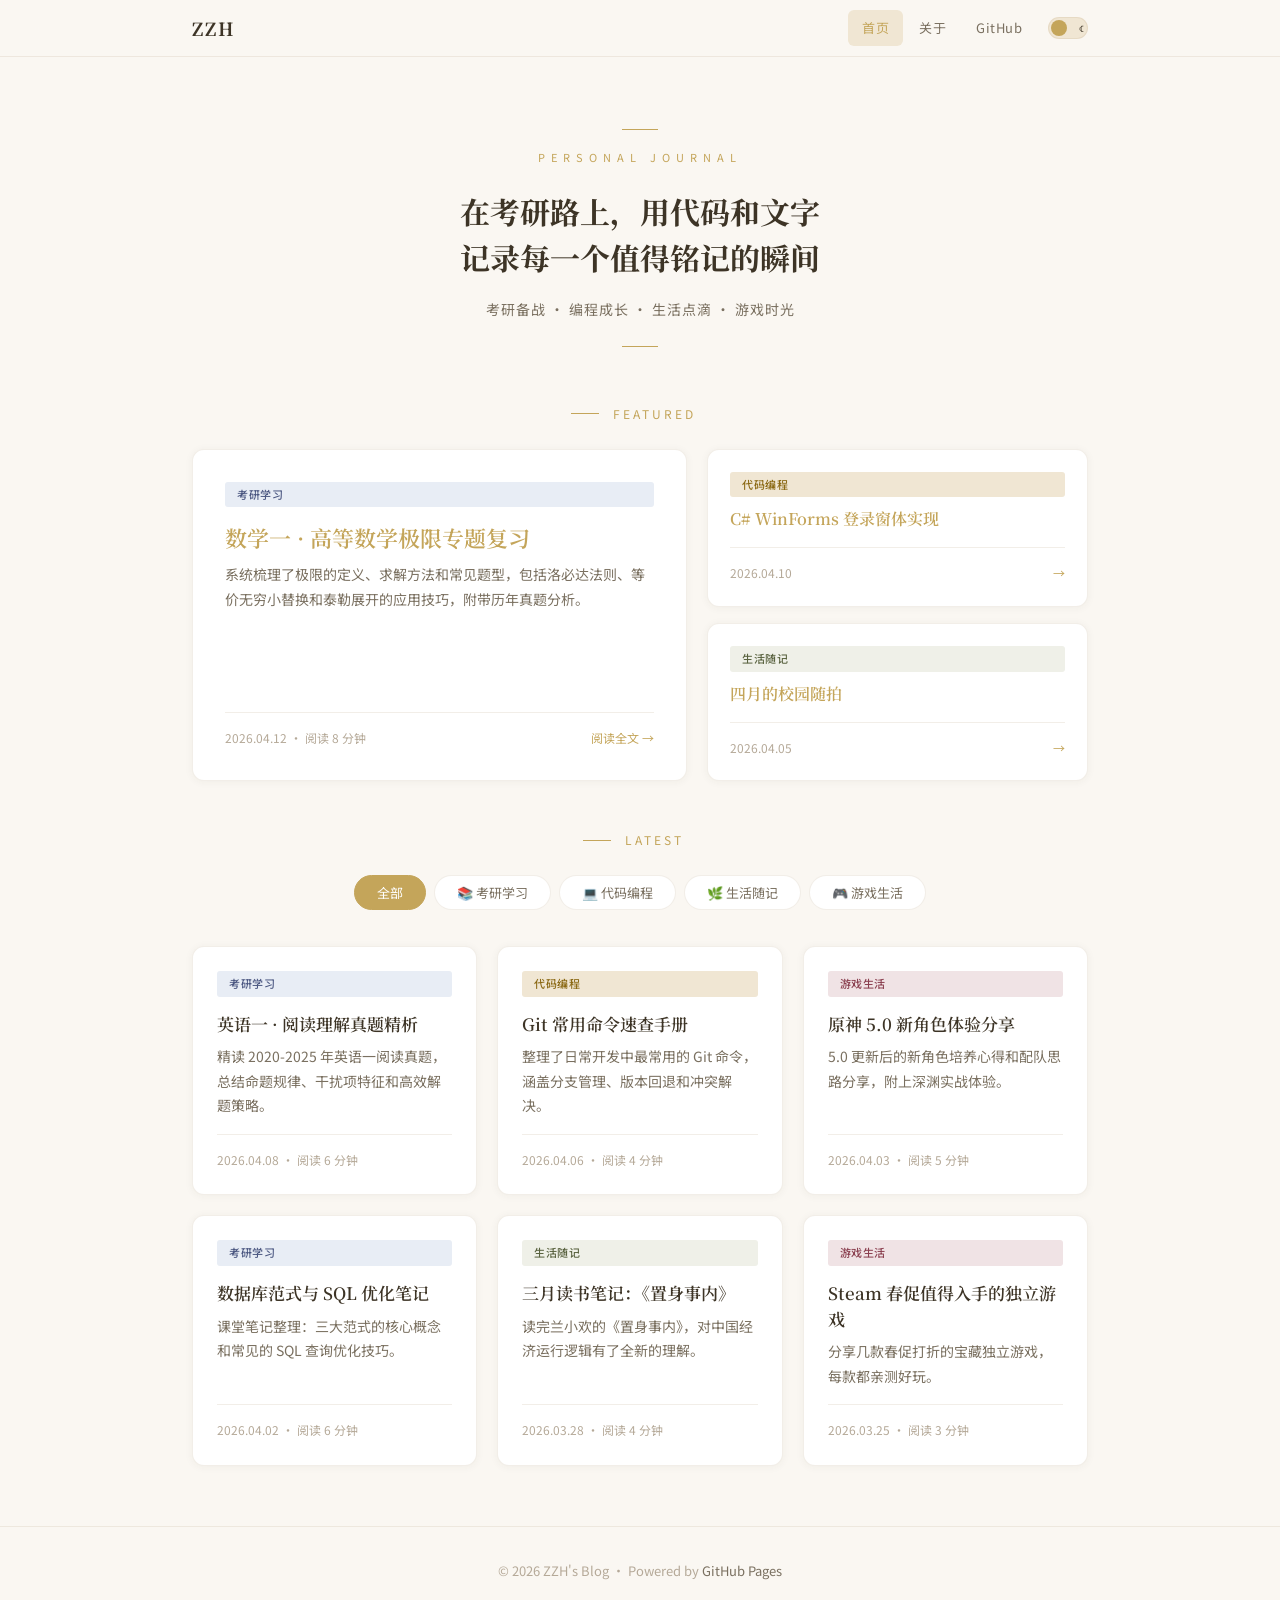
<file: index.html>
<!DOCTYPE html>
<html lang="zh-CN">
<head>
  <meta charset="UTF-8">
  <meta name="viewport" content="width=device-width, initial-scale=1.0">
  <title>ZZH's Blog — 记录成长的每一个瞬间</title>
  <meta name="description" content="考研备战 · 编程成长 · 生活点滴 · 游戏时光">
  <link rel="stylesheet" href="css/style.css">
  <link rel="icon" href="data:image/svg+xml,<svg xmlns='http://www.w3.org/2000/svg' viewBox='0 0 100 100'><text y='.9em' font-size='90'>📝</text></svg>">
</head>
<body>

<header class="site-header">
  <div class="header-inner">
    <a href="index.html" class="site-logo">ZZH</a>
    <button class="nav-toggle" aria-label="菜单"><span></span><span></span><span></span></button>
    <nav class="site-nav">
      <a href="index.html">首页</a>
      <a href="about.html">关于</a>
      <a href="https://github.com/hzz3444501587-arch" target="_blank">GitHub</a>
      <div class="theme-toggle" title="切换主题">
        <span class="theme-icon theme-icon-sun">☀</span>
        <span class="theme-icon theme-icon-moon">☾</span>
      </div>
    </nav>
  </div>
</header>

<!-- ===== Hero ===== -->
<section class="hero reveal">
  <div class="line"></div>
  <div class="label">Personal Journal</div>
  <h1>在考研路上，用代码和文字<br>记录每一个值得铭记的瞬间</h1>
  <p class="subtitle">考研备战 · 编程成长 · 生活点滴 · 游戏时光</p>
  <div class="line-bottom"></div>
</section>

<!-- ===== Featured ===== -->
<div class="section-title reveal">
  <span class="bar"></span>
  <span class="text">Featured</span>
  <span class="line"></span>
</div>

<section class="featured">
  <a href="posts/math-limits.html" class="featured-main reveal">
    <span class="tag tag-exam">考研学习</span>
    <h2 class="card-title" style="font-size:22px;">数学一 · 高等数学极限专题复习</h2>
    <p class="card-excerpt">系统梳理了极限的定义、求解方法和常见题型，包括洛必达法则、等价无穷小替换和泰勒展开的应用技巧，附带历年真题分析。</p>
    <div class="card-meta">
      <span>2026.04.12 · 阅读 8 分钟</span>
      <span class="read-more">阅读全文 →</span>
    </div>
  </a>
  <div class="featured-side">
    <a href="posts/winforms-login.html" class="featured-side-card reveal reveal-delay-1">
      <span class="tag tag-code">代码编程</span>
      <h2 class="card-title" style="font-size:16px;">C# WinForms 登录窗体实现</h2>
      <div class="card-meta"><span>2026.04.10</span><span class="read-more">→</span></div>
    </a>
    <a href="posts/campus-spring.html" class="featured-side-card reveal reveal-delay-2">
      <span class="tag tag-life">生活随记</span>
      <h2 class="card-title" style="font-size:16px;">四月的校园随拍</h2>
      <div class="card-meta"><span>2026.04.05</span><span class="read-more">→</span></div>
    </a>
  </div>
</section>

<!-- ===== Latest ===== -->
<div class="section-title reveal">
  <span class="bar"></span>
  <span class="text">Latest</span>
  <span class="line"></span>
</div>

<section class="posts-section">
  <div class="filter-bar">
    <button class="filter-btn active" data-category="all">全部</button>
    <button class="filter-btn" data-category="exam">📚 考研学习</button>
    <button class="filter-btn" data-category="code">💻 代码编程</button>
    <button class="filter-btn" data-category="life">🌿 生活随记</button>
    <button class="filter-btn" data-category="game">🎮 游戏生活</button>
  </div>

  <div class="posts-grid">

    <article class="post-card reveal reveal-delay-1" data-category="exam">
      <span class="tag tag-exam">考研学习</span>
      <h2 class="card-title"><a href="posts/english-reading.html">英语一 · 阅读理解真题精析</a></h2>
      <p class="card-excerpt">精读 2020-2025 年英语一阅读真题，总结命题规律、干扰项特征和高效解题策略。</p>
      <div class="card-meta"><span>2026.04.08 · 阅读 6 分钟</span></div>
    </article>

    <article class="post-card reveal reveal-delay-2" data-category="code">
      <span class="tag tag-code">代码编程</span>
      <h2 class="card-title"><a href="posts/git-commands.html">Git 常用命令速查手册</a></h2>
      <p class="card-excerpt">整理了日常开发中最常用的 Git 命令，涵盖分支管理、版本回退和冲突解决。</p>
      <div class="card-meta"><span>2026.04.06 · 阅读 4 分钟</span></div>
    </article>

    <article class="post-card reveal reveal-delay-3" data-category="game">
      <span class="tag tag-game">游戏生活</span>
      <h2 class="card-title"><a href="posts/genshin-review.html">原神 5.0 新角色体验分享</a></h2>
      <p class="card-excerpt">5.0 更新后的新角色培养心得和配队思路分享，附上深渊实战体验。</p>
      <div class="card-meta"><span>2026.04.03 · 阅读 5 分钟</span></div>
    </article>

    <article class="post-card reveal reveal-delay-4" data-category="exam">
      <span class="tag tag-exam">考研学习</span>
      <h2 class="card-title"><a href="posts/sql-notes.html">数据库范式与 SQL 优化笔记</a></h2>
      <p class="card-excerpt">课堂笔记整理：三大范式的核心概念和常见的 SQL 查询优化技巧。</p>
      <div class="card-meta"><span>2026.04.02 · 阅读 6 分钟</span></div>
    </article>

    <article class="post-card reveal reveal-delay-5" data-category="life">
      <span class="tag tag-life">生活随记</span>
      <h2 class="card-title"><a href="posts/reading-notes.html">三月读书笔记：《置身事内》</a></h2>
      <p class="card-excerpt">读完兰小欢的《置身事内》，对中国经济运行逻辑有了全新的理解。</p>
      <div class="card-meta"><span>2026.03.28 · 阅读 4 分钟</span></div>
    </article>

    <article class="post-card reveal reveal-delay-5" data-category="game">
      <span class="tag tag-game">游戏生活</span>
      <h2 class="card-title"><a href="posts/steam-picks.html">Steam 春促值得入手的独立游戏</a></h2>
      <p class="card-excerpt">分享几款春促打折的宝藏独立游戏，每款都亲测好玩。</p>
      <div class="card-meta"><span>2026.03.25 · 阅读 3 分钟</span></div>
    </article>

  </div>
</section>

<footer class="site-footer">
  <p>&copy; 2026 ZZH's Blog · Powered by <a href="https://pages.github.com/" target="_blank">GitHub Pages</a></p>
</footer>

<script src="js/main.js"></script>
</body>
</html>
</file>
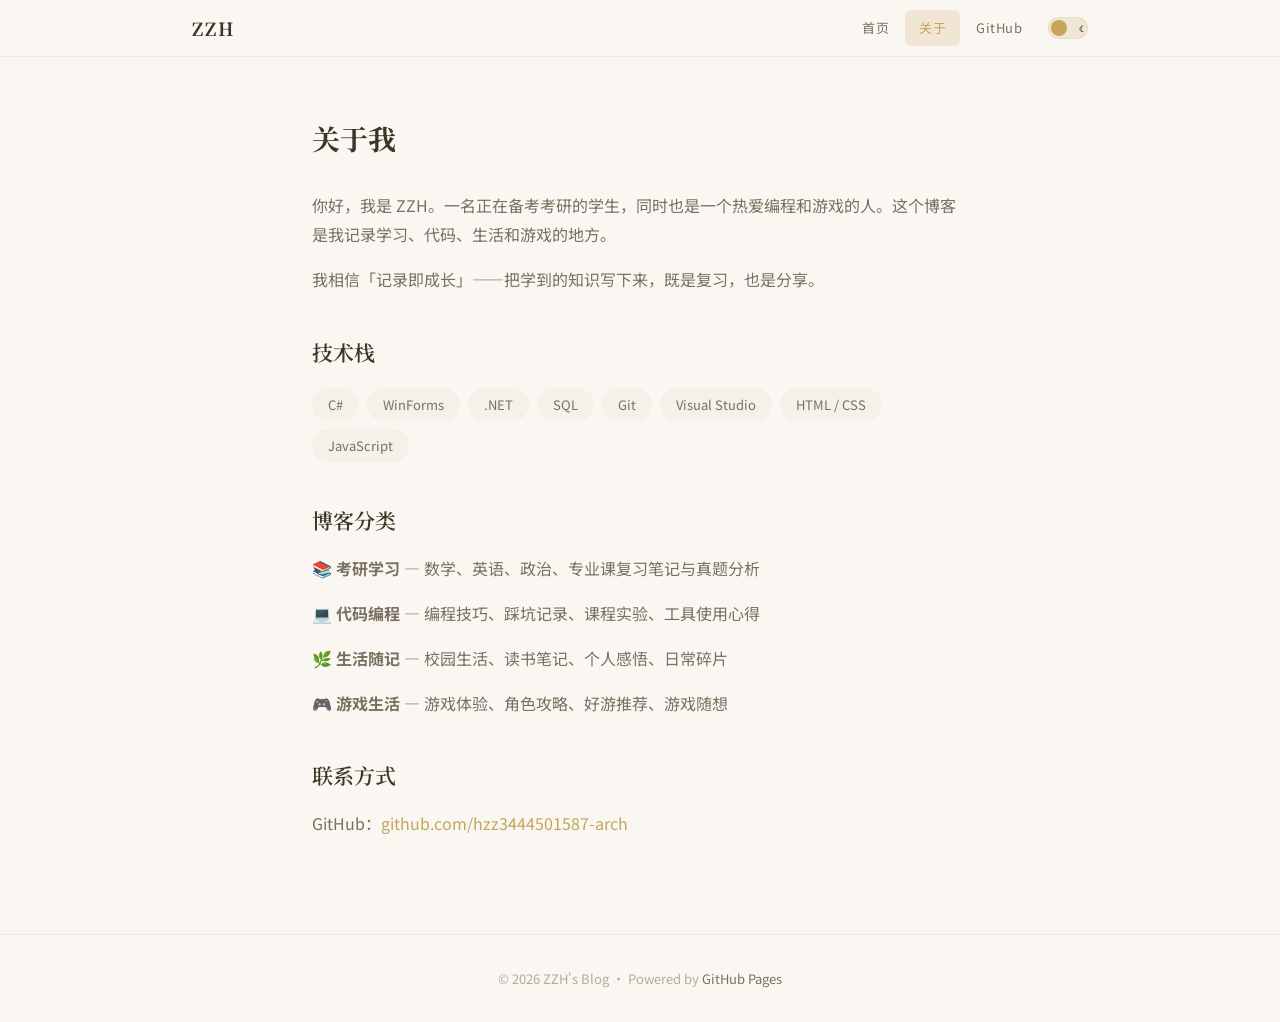
<file: about.html>
<!DOCTYPE html>
<html lang="zh-CN">
<head>
  <meta charset="UTF-8">
  <meta name="viewport" content="width=device-width, initial-scale=1.0">
  <title>关于我 — ZZH's Blog</title>
  <link rel="stylesheet" href="css/style.css">
  <link rel="icon" href="data:image/svg+xml,<svg xmlns='http://www.w3.org/2000/svg' viewBox='0 0 100 100'><text y='.9em' font-size='90'>📝</text></svg>">
</head>
<body>

<header class="site-header">
  <div class="header-inner">
    <a href="index.html" class="site-logo">ZZH</a>
    <button class="nav-toggle" aria-label="菜单"><span></span><span></span><span></span></button>
    <nav class="site-nav">
      <a href="index.html">首页</a>
      <a href="about.html">关于</a>
      <a href="https://github.com/hzz3444501587-arch" target="_blank">GitHub</a>
      <div class="theme-toggle" title="切换主题">
        <span class="theme-icon theme-icon-sun">☀</span>
        <span class="theme-icon theme-icon-moon">☾</span>
      </div>
    </nav>
  </div>
</header>

<main class="about-page reveal">
  <h1>关于我</h1>
  <p>你好，我是 ZZH。一名正在备考考研的学生，同时也是一个热爱编程和游戏的人。这个博客是我记录学习、代码、生活和游戏的地方。</p>
  <p>我相信「记录即成长」——把学到的知识写下来，既是复习，也是分享。</p>

  <h2>技术栈</h2>
  <div class="skill-tags">
    <span>C#</span><span>WinForms</span><span>.NET</span><span>SQL</span>
    <span>Git</span><span>Visual Studio</span><span>HTML / CSS</span><span>JavaScript</span>
  </div>

  <h2>博客分类</h2>
  <p><strong>📚 考研学习</strong> — 数学、英语、政治、专业课复习笔记与真题分析</p>
  <p><strong>💻 代码编程</strong> — 编程技巧、踩坑记录、课程实验、工具使用心得</p>
  <p><strong>🌿 生活随记</strong> — 校园生活、读书笔记、个人感悟、日常碎片</p>
  <p><strong>🎮 游戏生活</strong> — 游戏体验、角色攻略、好游推荐、游戏随想</p>

  <h2>联系方式</h2>
  <p>GitHub：<a href="https://github.com/hzz3444501587-arch" target="_blank">github.com/hzz3444501587-arch</a></p>
</main>

<footer class="site-footer">
  <p>&copy; 2026 ZZH's Blog · Powered by <a href="https://pages.github.com/" target="_blank">GitHub Pages</a></p>
</footer>
<script src="js/main.js"></script>
</body>
</html>
</file>
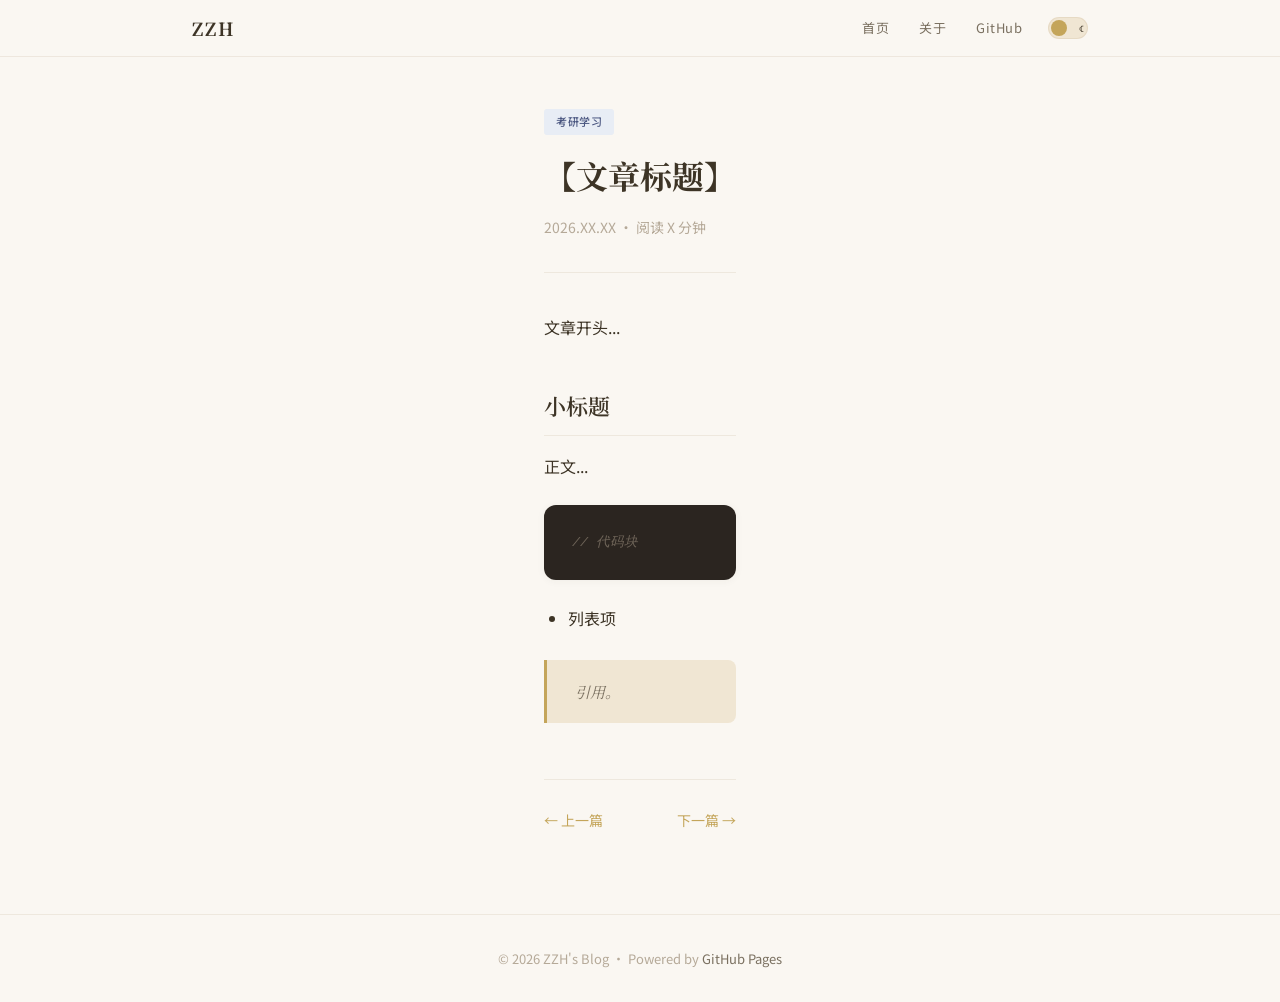
<file: files/_template.html>
<!DOCTYPE html><html lang="zh-CN"><head><meta charset="UTF-8"><meta name="viewport" content="width=device-width,initial-scale=1.0">
<title>【文章标题】 — ZZH's Blog</title><link rel="stylesheet" href="../css/style.css">
<link rel="icon" href="data:image/svg+xml,<svg xmlns='http://www.w3.org/2000/svg' viewBox='0 0 100 100'><text y='.9em' font-size='90'>📝</text></svg>"></head><body>
<header class="site-header"><div class="header-inner"><a href="../index.html" class="site-logo">ZZH</a><button class="nav-toggle" aria-label="菜单"><span></span><span></span><span></span></button><nav class="site-nav"><a href="../index.html">首页</a><a href="../about.html">关于</a><a href="https://github.com/hzz3444501587-arch" target="_blank">GitHub</a><div class="theme-toggle" title="切换主题"><span class="theme-icon theme-icon-sun">☀</span><span class="theme-icon theme-icon-moon">☾</span></div></nav></div></header>

<main class="post-page reveal">
  <div class="post-header">
    <!-- 分类: tag-exam / tag-code / tag-life / tag-game -->
    <span class="tag tag-exam">考研学习</span>
    <h1>【文章标题】</h1>
    <div class="meta">2026.XX.XX · 阅读 X 分钟</div>
  </div>
  <div class="post-content">
    <p>文章开头...</p>
    <h2>小标题</h2>
    <p>正文...</p>
    <pre><code>// 代码块</code></pre>
    <ul><li>列表项</li></ul>
    <blockquote>引用。</blockquote>
    <!-- <img src="../images/xxx.jpg" alt="描述"> -->
  </div>
  <div class="post-nav">
    <a href="#">← 上一篇</a>
    <a href="#">下一篇 →</a>
  </div>
</main>

<footer class="site-footer"><p>&copy; 2026 ZZH's Blog · Powered by <a href="https://pages.github.com/" target="_blank">GitHub Pages</a></p></footer>
<script src="../js/main.js"></script></body></html>
</file>
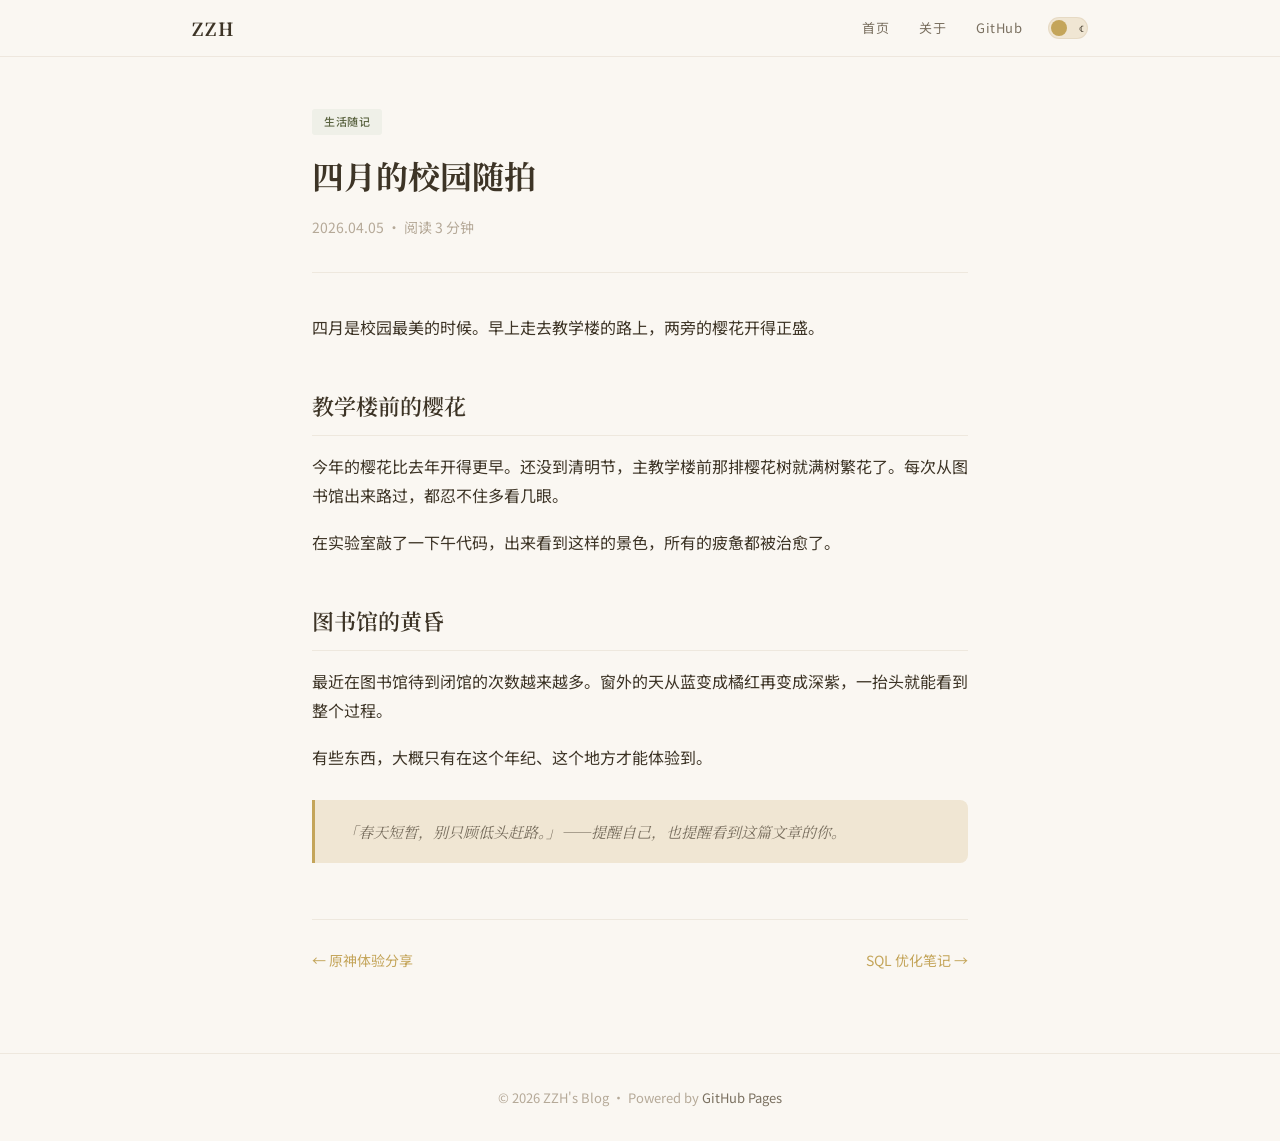
<file: files/campus-spring.html>
<!DOCTYPE html><html lang="zh-CN"><head><meta charset="UTF-8"><meta name="viewport" content="width=device-width,initial-scale=1.0">
<title>四月的校园随拍 — ZZH's Blog</title><link rel="stylesheet" href="../css/style.css">
<link rel="icon" href="data:image/svg+xml,<svg xmlns='http://www.w3.org/2000/svg' viewBox='0 0 100 100'><text y='.9em' font-size='90'>📝</text></svg>"></head><body>
<header class="site-header"><div class="header-inner"><a href="../index.html" class="site-logo">ZZH</a><button class="nav-toggle" aria-label="菜单"><span></span><span></span><span></span></button><nav class="site-nav"><a href="../index.html">首页</a><a href="../about.html">关于</a><a href="https://github.com/hzz3444501587-arch" target="_blank">GitHub</a><div class="theme-toggle" title="切换主题"><span class="theme-icon theme-icon-sun">☀</span><span class="theme-icon theme-icon-moon">☾</span></div></nav></div></header>
<main class="post-page reveal"><div class="post-header"><span class="tag tag-life">生活随记</span><h1>四月的校园随拍</h1><div class="meta">2026.04.05 · 阅读 3 分钟</div></div>
<div class="post-content">
<p>四月是校园最美的时候。早上走去教学楼的路上，两旁的樱花开得正盛。</p>
<h2>教学楼前的樱花</h2>
<p>今年的樱花比去年开得更早。还没到清明节，主教学楼前那排樱花树就满树繁花了。每次从图书馆出来路过，都忍不住多看几眼。</p>
<p>在实验室敲了一下午代码，出来看到这样的景色，所有的疲惫都被治愈了。</p>
<h2>图书馆的黄昏</h2>
<p>最近在图书馆待到闭馆的次数越来越多。窗外的天从蓝变成橘红再变成深紫，一抬头就能看到整个过程。</p>
<p>有些东西，大概只有在这个年纪、这个地方才能体验到。</p>
<blockquote>「春天短暂，别只顾低头赶路。」——提醒自己，也提醒看到这篇文章的你。</blockquote>
</div>
<div class="post-nav"><a href="genshin-review.html">← 原神体验分享</a><a href="sql-notes.html">SQL 优化笔记 →</a></div></main>
<footer class="site-footer"><p>&copy; 2026 ZZH's Blog · Powered by <a href="https://pages.github.com/" target="_blank">GitHub Pages</a></p></footer>
<script src="../js/main.js"></script></body></html>
</file>
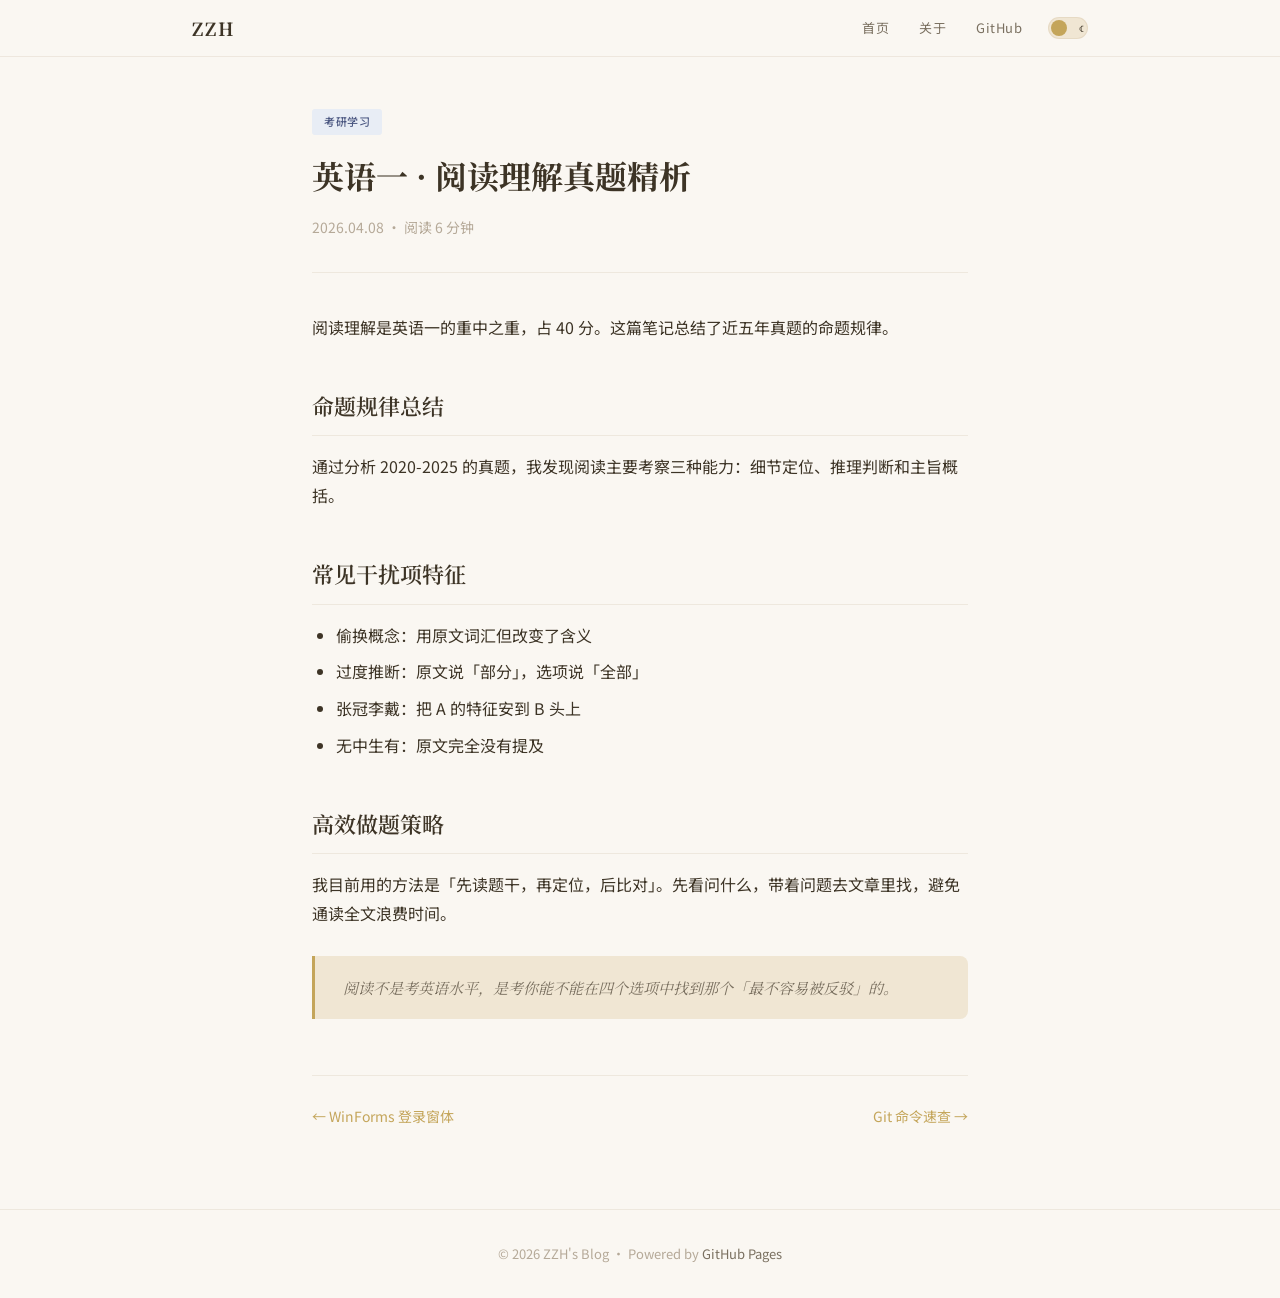
<file: files/english-reading.html>
<!DOCTYPE html><html lang="zh-CN"><head><meta charset="UTF-8"><meta name="viewport" content="width=device-width,initial-scale=1.0">
<title>英语一 · 阅读理解真题精析 — ZZH's Blog</title><link rel="stylesheet" href="../css/style.css">
<link rel="icon" href="data:image/svg+xml,<svg xmlns='http://www.w3.org/2000/svg' viewBox='0 0 100 100'><text y='.9em' font-size='90'>📝</text></svg>"></head><body>
<header class="site-header"><div class="header-inner"><a href="../index.html" class="site-logo">ZZH</a><button class="nav-toggle" aria-label="菜单"><span></span><span></span><span></span></button><nav class="site-nav"><a href="../index.html">首页</a><a href="../about.html">关于</a><a href="https://github.com/hzz3444501587-arch" target="_blank">GitHub</a><div class="theme-toggle" title="切换主题"><span class="theme-icon theme-icon-sun">☀</span><span class="theme-icon theme-icon-moon">☾</span></div></nav></div></header>
<main class="post-page reveal"><div class="post-header"><span class="tag tag-exam">考研学习</span><h1>英语一 · 阅读理解真题精析</h1><div class="meta">2026.04.08 · 阅读 6 分钟</div></div>
<div class="post-content"><p>阅读理解是英语一的重中之重，占 40 分。这篇笔记总结了近五年真题的命题规律。</p>
<h2>命题规律总结</h2><p>通过分析 2020-2025 的真题，我发现阅读主要考察三种能力：细节定位、推理判断和主旨概括。</p>
<h2>常见干扰项特征</h2><ul><li>偷换概念：用原文词汇但改变了含义</li><li>过度推断：原文说「部分」，选项说「全部」</li><li>张冠李戴：把 A 的特征安到 B 头上</li><li>无中生有：原文完全没有提及</li></ul>
<h2>高效做题策略</h2><p>我目前用的方法是「先读题干，再定位，后比对」。先看问什么，带着问题去文章里找，避免通读全文浪费时间。</p>
<blockquote>阅读不是考英语水平，是考你能不能在四个选项中找到那个「最不容易被反驳」的。</blockquote></div>
<div class="post-nav"><a href="winforms-login.html">← WinForms 登录窗体</a><a href="git-commands.html">Git 命令速查 →</a></div></main>
<footer class="site-footer"><p>&copy; 2026 ZZH's Blog · Powered by <a href="https://pages.github.com/" target="_blank">GitHub Pages</a></p></footer>
<script src="../js/main.js"></script></body></html>
</file>
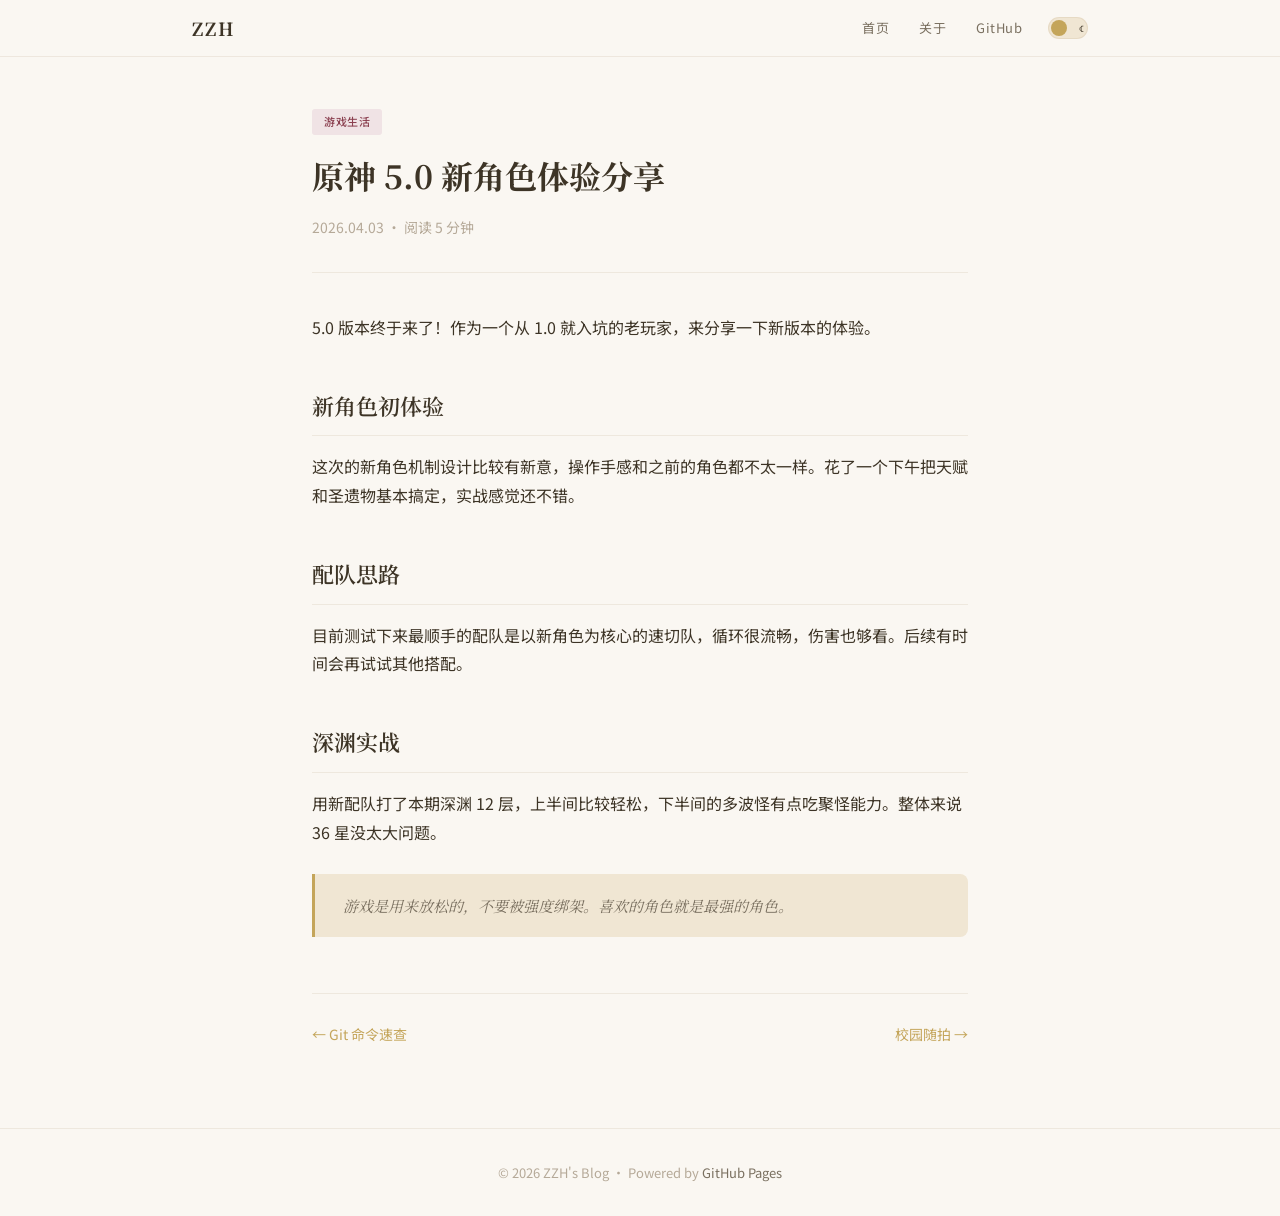
<file: files/genshin-review.html>
<!DOCTYPE html><html lang="zh-CN"><head><meta charset="UTF-8"><meta name="viewport" content="width=device-width,initial-scale=1.0">
<title>原神 5.0 新角色体验分享 — ZZH's Blog</title><link rel="stylesheet" href="../css/style.css">
<link rel="icon" href="data:image/svg+xml,<svg xmlns='http://www.w3.org/2000/svg' viewBox='0 0 100 100'><text y='.9em' font-size='90'>📝</text></svg>"></head><body>
<header class="site-header"><div class="header-inner"><a href="../index.html" class="site-logo">ZZH</a><button class="nav-toggle" aria-label="菜单"><span></span><span></span><span></span></button><nav class="site-nav"><a href="../index.html">首页</a><a href="../about.html">关于</a><a href="https://github.com/hzz3444501587-arch" target="_blank">GitHub</a><div class="theme-toggle" title="切换主题"><span class="theme-icon theme-icon-sun">☀</span><span class="theme-icon theme-icon-moon">☾</span></div></nav></div></header>
<main class="post-page reveal"><div class="post-header"><span class="tag tag-game">游戏生活</span><h1>原神 5.0 新角色体验分享</h1><div class="meta">2026.04.03 · 阅读 5 分钟</div></div>
<div class="post-content">
<p>5.0 版本终于来了！作为一个从 1.0 就入坑的老玩家，来分享一下新版本的体验。</p>
<h2>新角色初体验</h2>
<p>这次的新角色机制设计比较有新意，操作手感和之前的角色都不太一样。花了一个下午把天赋和圣遗物基本搞定，实战感觉还不错。</p>
<h2>配队思路</h2>
<p>目前测试下来最顺手的配队是以新角色为核心的速切队，循环很流畅，伤害也够看。后续有时间会再试试其他搭配。</p>
<h2>深渊实战</h2>
<p>用新配队打了本期深渊 12 层，上半间比较轻松，下半间的多波怪有点吃聚怪能力。整体来说 36 星没太大问题。</p>
<blockquote>游戏是用来放松的，不要被强度绑架。喜欢的角色就是最强的角色。</blockquote>
</div>
<div class="post-nav"><a href="git-commands.html">← Git 命令速查</a><a href="campus-spring.html">校园随拍 →</a></div></main>
<footer class="site-footer"><p>&copy; 2026 ZZH's Blog · Powered by <a href="https://pages.github.com/" target="_blank">GitHub Pages</a></p></footer>
<script src="../js/main.js"></script></body></html>
</file>
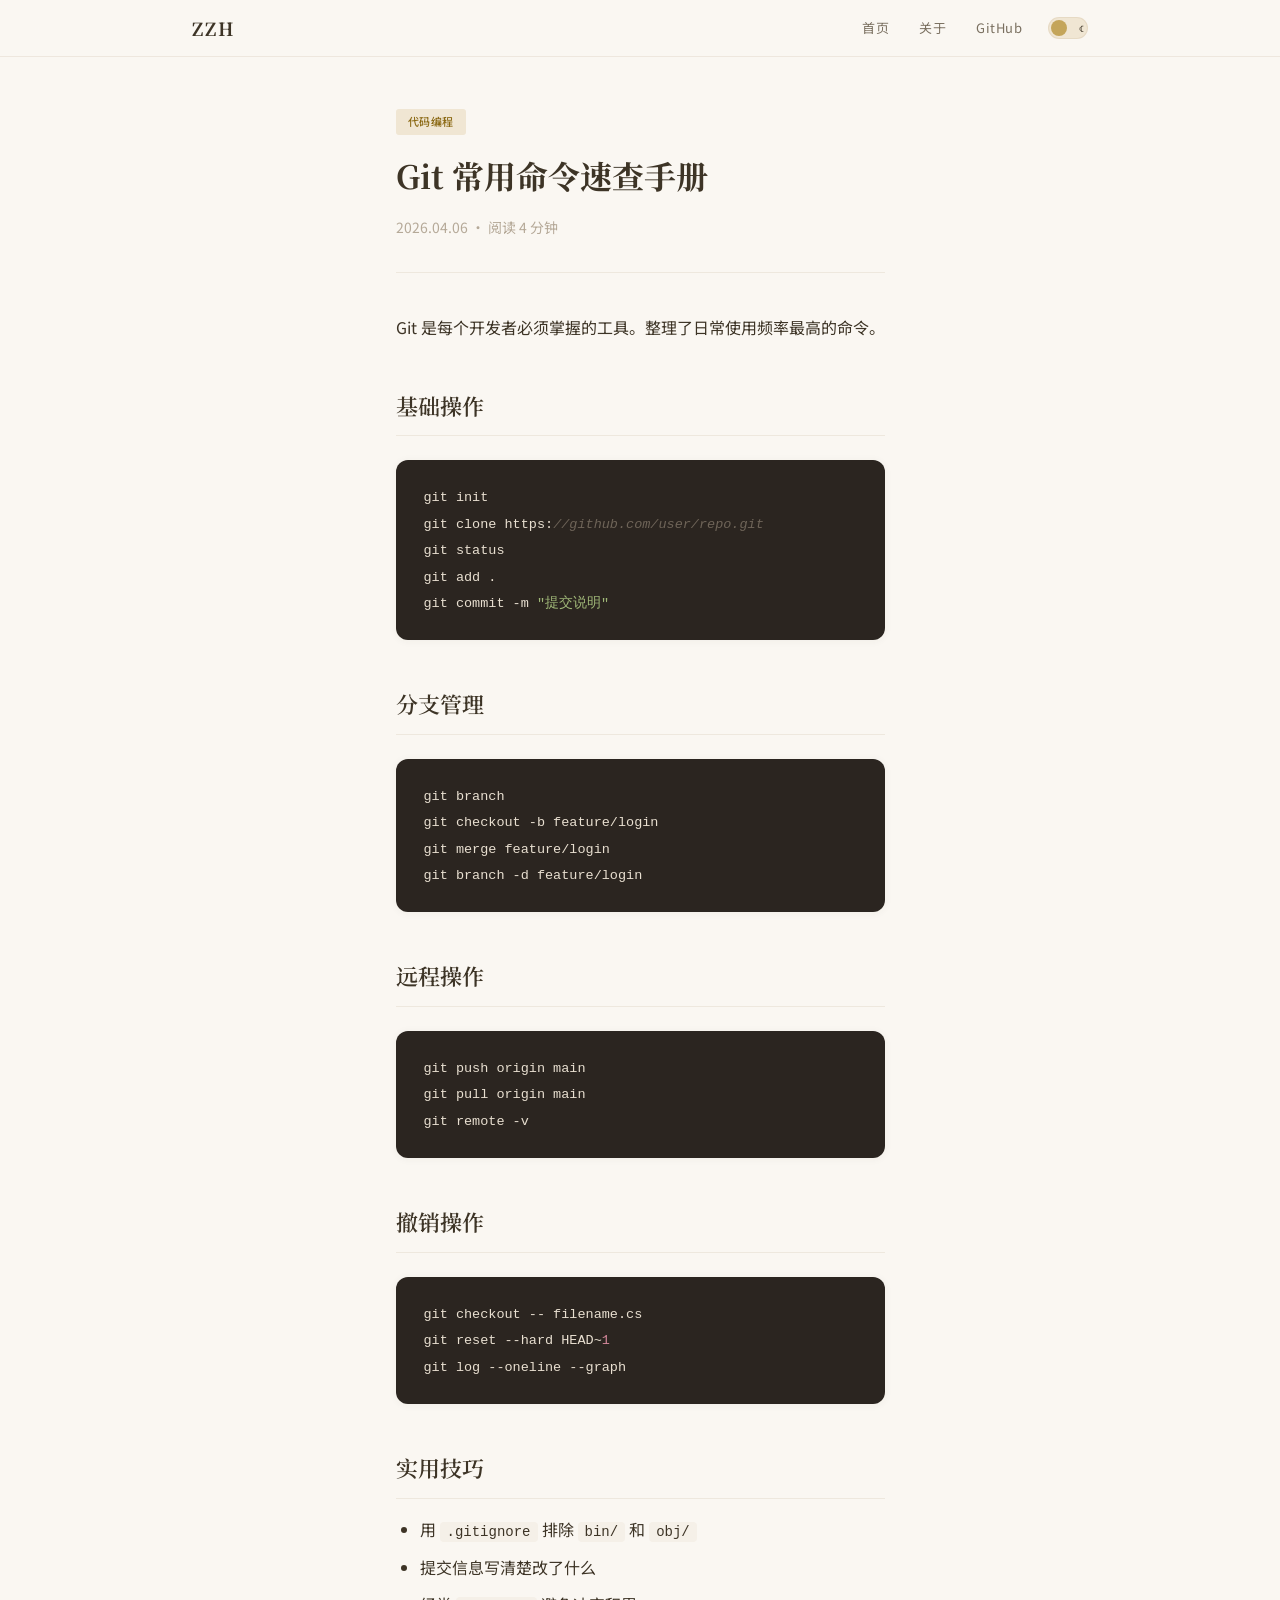
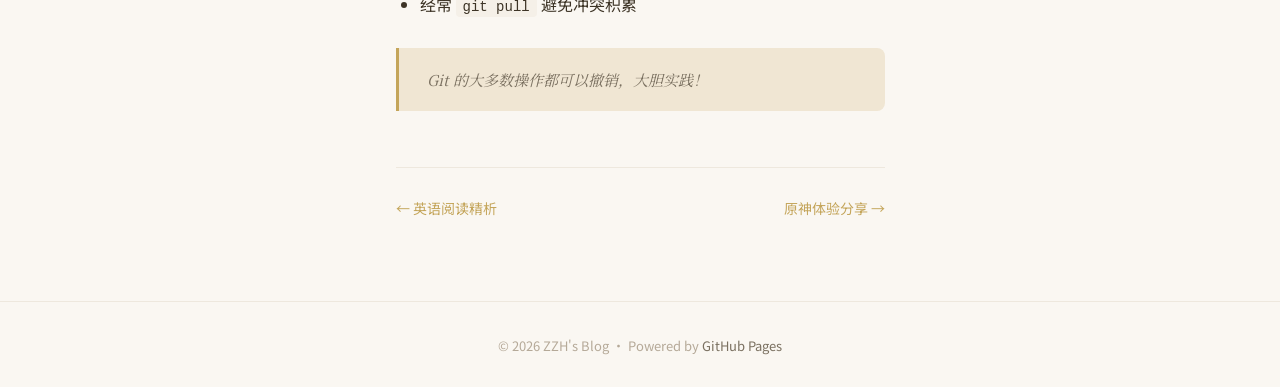
<file: files/git-commands.html>
<!DOCTYPE html><html lang="zh-CN"><head><meta charset="UTF-8"><meta name="viewport" content="width=device-width,initial-scale=1.0">
<title>Git 常用命令速查手册 — ZZH's Blog</title><link rel="stylesheet" href="../css/style.css">
<link rel="icon" href="data:image/svg+xml,<svg xmlns='http://www.w3.org/2000/svg' viewBox='0 0 100 100'><text y='.9em' font-size='90'>📝</text></svg>"></head><body>
<header class="site-header"><div class="header-inner"><a href="../index.html" class="site-logo">ZZH</a><button class="nav-toggle" aria-label="菜单"><span></span><span></span><span></span></button><nav class="site-nav"><a href="../index.html">首页</a><a href="../about.html">关于</a><a href="https://github.com/hzz3444501587-arch" target="_blank">GitHub</a><div class="theme-toggle" title="切换主题"><span class="theme-icon theme-icon-sun">☀</span><span class="theme-icon theme-icon-moon">☾</span></div></nav></div></header>
<main class="post-page reveal"><div class="post-header"><span class="tag tag-code">代码编程</span><h1>Git 常用命令速查手册</h1><div class="meta">2026.04.06 · 阅读 4 分钟</div></div>
<div class="post-content"><p>Git 是每个开发者必须掌握的工具。整理了日常使用频率最高的命令。</p>
<h2>基础操作</h2><pre><code>git init
git clone https://github.com/user/repo.git
git status
git add .
git commit -m "提交说明"</code></pre>
<h2>分支管理</h2><pre><code>git branch
git checkout -b feature/login
git merge feature/login
git branch -d feature/login</code></pre>
<h2>远程操作</h2><pre><code>git push origin main
git pull origin main
git remote -v</code></pre>
<h2>撤销操作</h2><pre><code>git checkout -- filename.cs
git reset --hard HEAD~1
git log --oneline --graph</code></pre>
<h2>实用技巧</h2><ul><li>用 <code>.gitignore</code> 排除 <code>bin/</code> 和 <code>obj/</code></li><li>提交信息写清楚改了什么</li><li>经常 <code>git pull</code> 避免冲突积累</li></ul>
<blockquote>Git 的大多数操作都可以撤销，大胆实践！</blockquote></div>
<div class="post-nav"><a href="english-reading.html">← 英语阅读精析</a><a href="genshin-review.html">原神体验分享 →</a></div></main>
<footer class="site-footer"><p>&copy; 2026 ZZH's Blog · Powered by <a href="https://pages.github.com/" target="_blank">GitHub Pages</a></p></footer>
<script src="../js/main.js"></script></body></html>
</file>
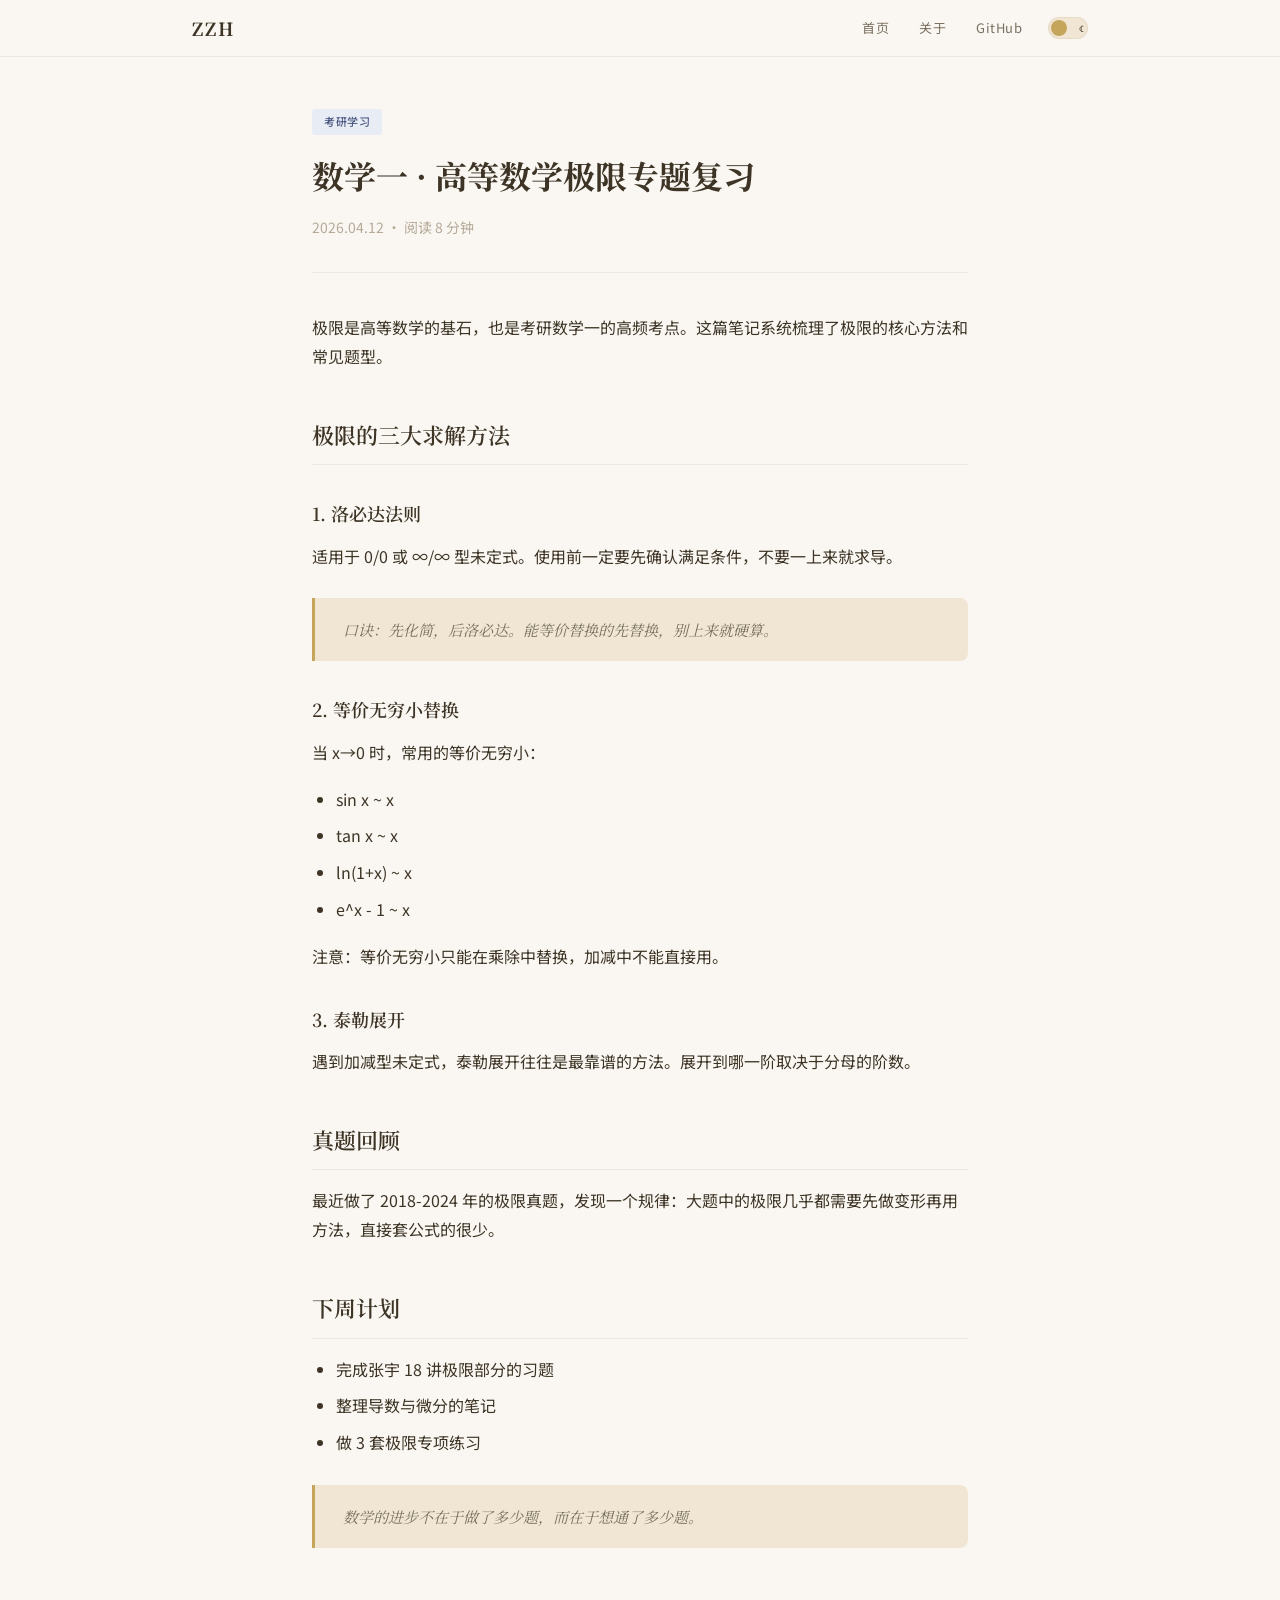
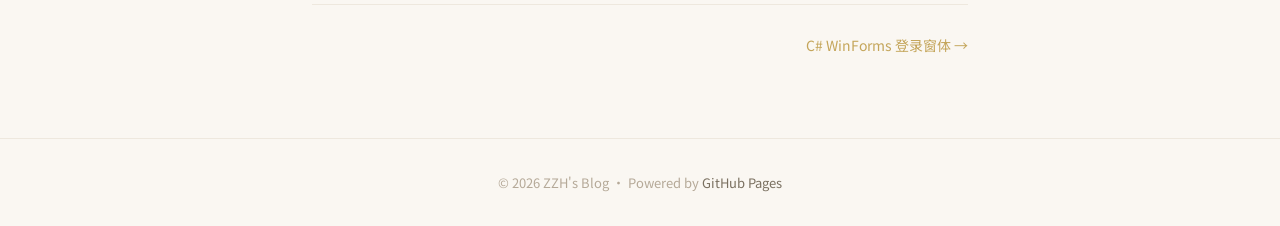
<file: files/math-limits.html>
<!DOCTYPE html>
<html lang="zh-CN">
<head>
  <meta charset="UTF-8">
  <meta name="viewport" content="width=device-width, initial-scale=1.0">
  <title>数学一·高等数学极限专题复习 — ZZH's Blog</title>
  <link rel="stylesheet" href="../css/style.css">
  <link rel="icon" href="data:image/svg+xml,<svg xmlns='http://www.w3.org/2000/svg' viewBox='0 0 100 100'><text y='.9em' font-size='90'>📝</text></svg>">
</head>
<body>
<header class="site-header"><div class="header-inner"><a href="../index.html" class="site-logo">ZZH</a><button class="nav-toggle" aria-label="菜单"><span></span><span></span><span></span></button><nav class="site-nav"><a href="../index.html">首页</a><a href="../about.html">关于</a><a href="https://github.com/hzz3444501587-arch" target="_blank">GitHub</a><div class="theme-toggle" title="切换主题"><span class="theme-icon theme-icon-sun">☀</span><span class="theme-icon theme-icon-moon">☾</span></div></nav></div></header>

<main class="post-page reveal">
  <div class="post-header">
    <span class="tag tag-exam">考研学习</span>
    <h1>数学一 · 高等数学极限专题复习</h1>
    <div class="meta">2026.04.12 · 阅读 8 分钟</div>
  </div>
  <div class="post-content">
    <p>极限是高等数学的基石，也是考研数学一的高频考点。这篇笔记系统梳理了极限的核心方法和常见题型。</p>

    <h2>极限的三大求解方法</h2>
    <h3>1. 洛必达法则</h3>
    <p>适用于 0/0 或 ∞/∞ 型未定式。使用前一定要先确认满足条件，不要一上来就求导。</p>
    <blockquote>口诀：先化简，后洛必达。能等价替换的先替换，别上来就硬算。</blockquote>

    <h3>2. 等价无穷小替换</h3>
    <p>当 x→0 时，常用的等价无穷小：</p>
    <ul>
      <li>sin x ~ x</li>
      <li>tan x ~ x</li>
      <li>ln(1+x) ~ x</li>
      <li>e^x - 1 ~ x</li>
    </ul>
    <p>注意：等价无穷小只能在乘除中替换，加减中不能直接用。</p>

    <h3>3. 泰勒展开</h3>
    <p>遇到加减型未定式，泰勒展开往往是最靠谱的方法。展开到哪一阶取决于分母的阶数。</p>

    <h2>真题回顾</h2>
    <p>最近做了 2018-2024 年的极限真题，发现一个规律：大题中的极限几乎都需要先做变形再用方法，直接套公式的很少。</p>

    <h2>下周计划</h2>
    <ul>
      <li>完成张宇 18 讲极限部分的习题</li>
      <li>整理导数与微分的笔记</li>
      <li>做 3 套极限专项练习</li>
    </ul>
    <blockquote>数学的进步不在于做了多少题，而在于想通了多少题。</blockquote>
  </div>
  <div class="post-nav">
    <span></span>
    <a href="winforms-login.html">C# WinForms 登录窗体 →</a>
  </div>
</main>

<footer class="site-footer"><p>&copy; 2026 ZZH's Blog · Powered by <a href="https://pages.github.com/" target="_blank">GitHub Pages</a></p></footer>
<script src="../js/main.js"></script>
</body>
</html>
</file>
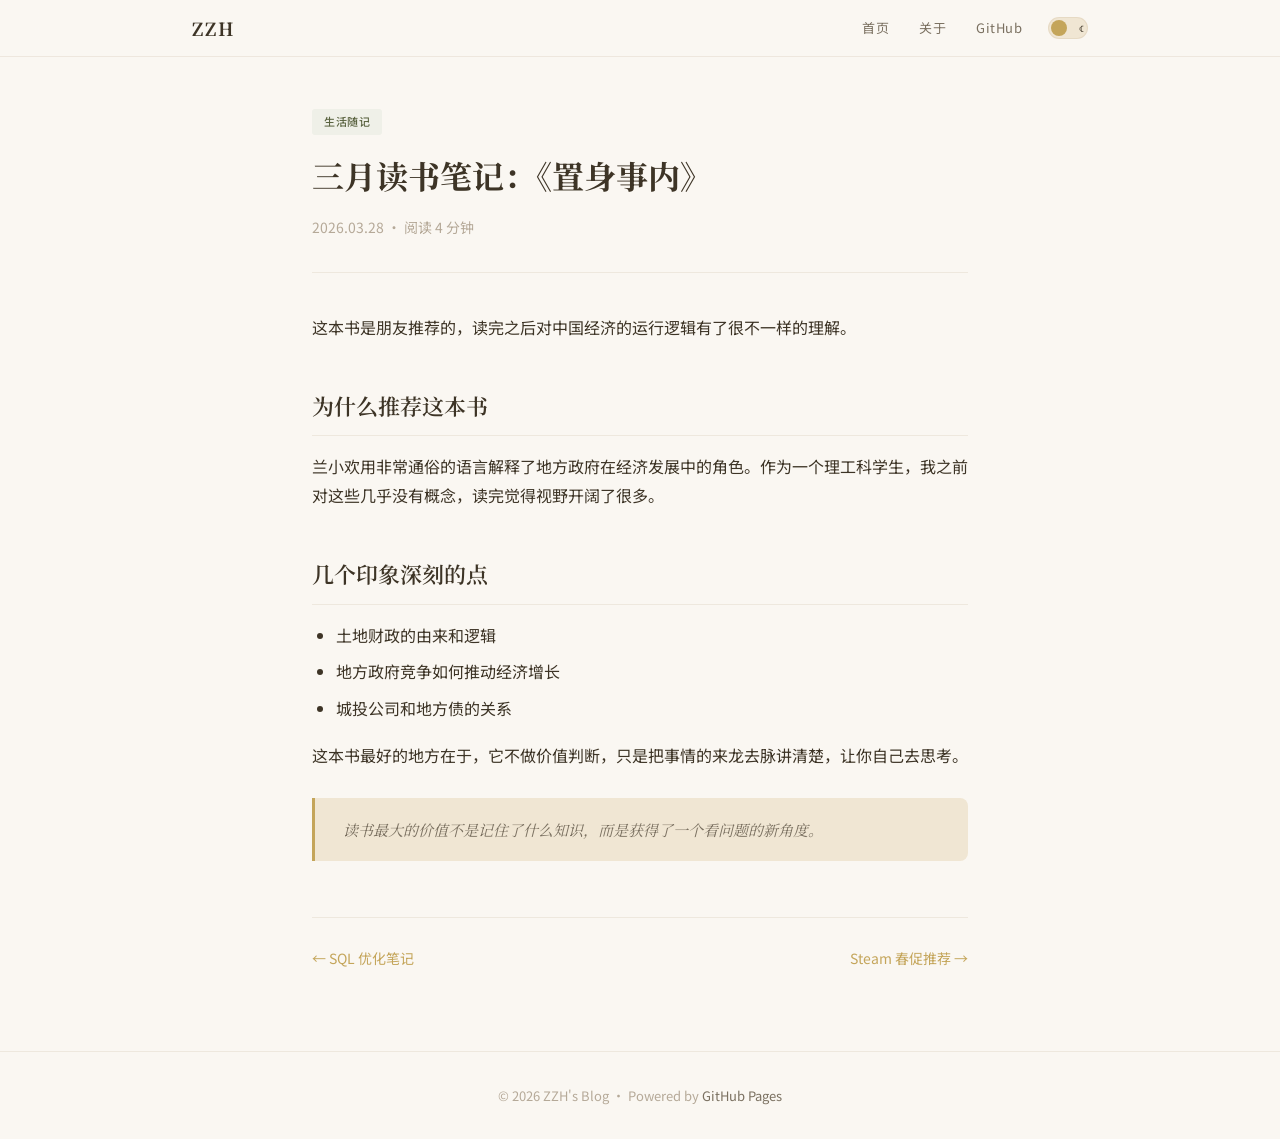
<file: files/reading-notes.html>
<!DOCTYPE html><html lang="zh-CN"><head><meta charset="UTF-8"><meta name="viewport" content="width=device-width,initial-scale=1.0">
<title>三月读书笔记：《置身事内》 — ZZH's Blog</title><link rel="stylesheet" href="../css/style.css">
<link rel="icon" href="data:image/svg+xml,<svg xmlns='http://www.w3.org/2000/svg' viewBox='0 0 100 100'><text y='.9em' font-size='90'>📝</text></svg>"></head><body>
<header class="site-header"><div class="header-inner"><a href="../index.html" class="site-logo">ZZH</a><button class="nav-toggle" aria-label="菜单"><span></span><span></span><span></span></button><nav class="site-nav"><a href="../index.html">首页</a><a href="../about.html">关于</a><a href="https://github.com/hzz3444501587-arch" target="_blank">GitHub</a><div class="theme-toggle" title="切换主题"><span class="theme-icon theme-icon-sun">☀</span><span class="theme-icon theme-icon-moon">☾</span></div></nav></div></header>
<main class="post-page reveal"><div class="post-header"><span class="tag tag-life">生活随记</span><h1>三月读书笔记：《置身事内》</h1><div class="meta">2026.03.28 · 阅读 4 分钟</div></div>
<div class="post-content">
<p>这本书是朋友推荐的，读完之后对中国经济的运行逻辑有了很不一样的理解。</p>
<h2>为什么推荐这本书</h2>
<p>兰小欢用非常通俗的语言解释了地方政府在经济发展中的角色。作为一个理工科学生，我之前对这些几乎没有概念，读完觉得视野开阔了很多。</p>
<h2>几个印象深刻的点</h2>
<ul><li>土地财政的由来和逻辑</li><li>地方政府竞争如何推动经济增长</li><li>城投公司和地方债的关系</li></ul>
<p>这本书最好的地方在于，它不做价值判断，只是把事情的来龙去脉讲清楚，让你自己去思考。</p>
<blockquote>读书最大的价值不是记住了什么知识，而是获得了一个看问题的新角度。</blockquote>
</div>
<div class="post-nav"><a href="sql-notes.html">← SQL 优化笔记</a><a href="steam-picks.html">Steam 春促推荐 →</a></div></main>
<footer class="site-footer"><p>&copy; 2026 ZZH's Blog · Powered by <a href="https://pages.github.com/" target="_blank">GitHub Pages</a></p></footer>
<script src="../js/main.js"></script></body></html>
</file>
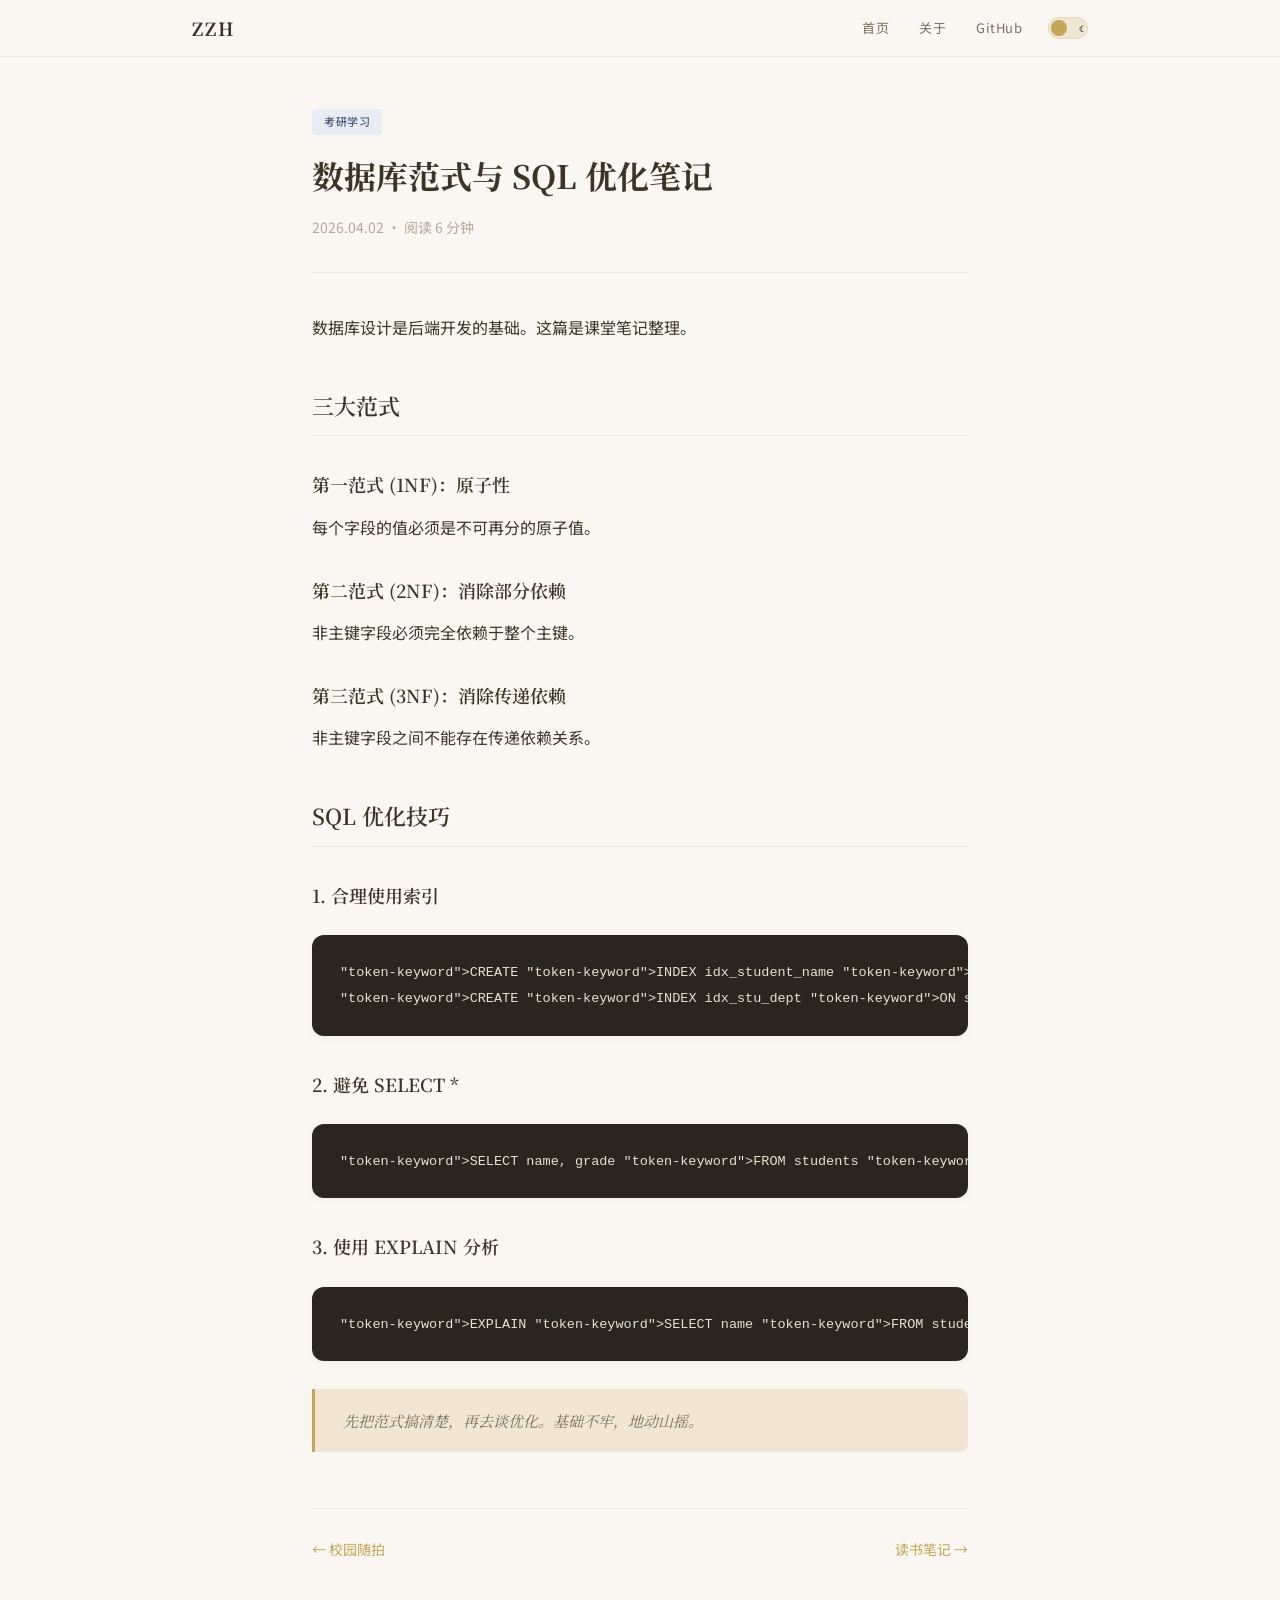
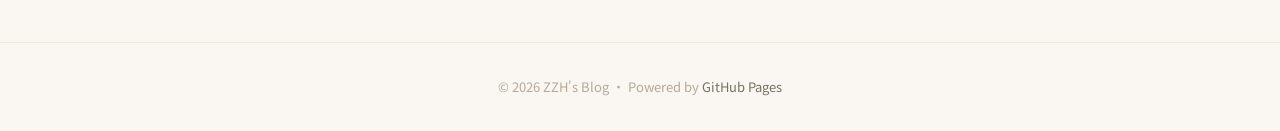
<file: files/sql-notes.html>
<!DOCTYPE html><html lang="zh-CN"><head><meta charset="UTF-8"><meta name="viewport" content="width=device-width,initial-scale=1.0">
<title>数据库范式与 SQL 优化笔记 — ZZH's Blog</title><link rel="stylesheet" href="../css/style.css">
<link rel="icon" href="data:image/svg+xml,<svg xmlns='http://www.w3.org/2000/svg' viewBox='0 0 100 100'><text y='.9em' font-size='90'>📝</text></svg>"></head><body>
<header class="site-header"><div class="header-inner"><a href="../index.html" class="site-logo">ZZH</a><button class="nav-toggle" aria-label="菜单"><span></span><span></span><span></span></button><nav class="site-nav"><a href="../index.html">首页</a><a href="../about.html">关于</a><a href="https://github.com/hzz3444501587-arch" target="_blank">GitHub</a><div class="theme-toggle" title="切换主题"><span class="theme-icon theme-icon-sun">☀</span><span class="theme-icon theme-icon-moon">☾</span></div></nav></div></header>
<main class="post-page reveal"><div class="post-header"><span class="tag tag-exam">考研学习</span><h1>数据库范式与 SQL 优化笔记</h1><div class="meta">2026.04.02 · 阅读 6 分钟</div></div>
<div class="post-content">
<p>数据库设计是后端开发的基础。这篇是课堂笔记整理。</p>
<h2>三大范式</h2>
<h3>第一范式 (1NF)：原子性</h3><p>每个字段的值必须是不可再分的原子值。</p>
<h3>第二范式 (2NF)：消除部分依赖</h3><p>非主键字段必须完全依赖于整个主键。</p>
<h3>第三范式 (3NF)：消除传递依赖</h3><p>非主键字段之间不能存在传递依赖关系。</p>
<h2>SQL 优化技巧</h2>
<h3>1. 合理使用索引</h3>
<pre><code>CREATE INDEX idx_student_name ON students(name);
CREATE INDEX idx_stu_dept ON students(department_id, grade);</code></pre>
<h3>2. 避免 SELECT *</h3>
<pre><code>SELECT name, grade FROM students WHERE grade > 90;</code></pre>
<h3>3. 使用 EXPLAIN 分析</h3>
<pre><code>EXPLAIN SELECT name FROM students WHERE department_id = 3;</code></pre>
<blockquote>先把范式搞清楚，再去谈优化。基础不牢，地动山摇。</blockquote>
</div>
<div class="post-nav"><a href="campus-spring.html">← 校园随拍</a><a href="reading-notes.html">读书笔记 →</a></div></main>
<footer class="site-footer"><p>&copy; 2026 ZZH's Blog · Powered by <a href="https://pages.github.com/" target="_blank">GitHub Pages</a></p></footer>
<script src="../js/main.js"></script></body></html>
</file>
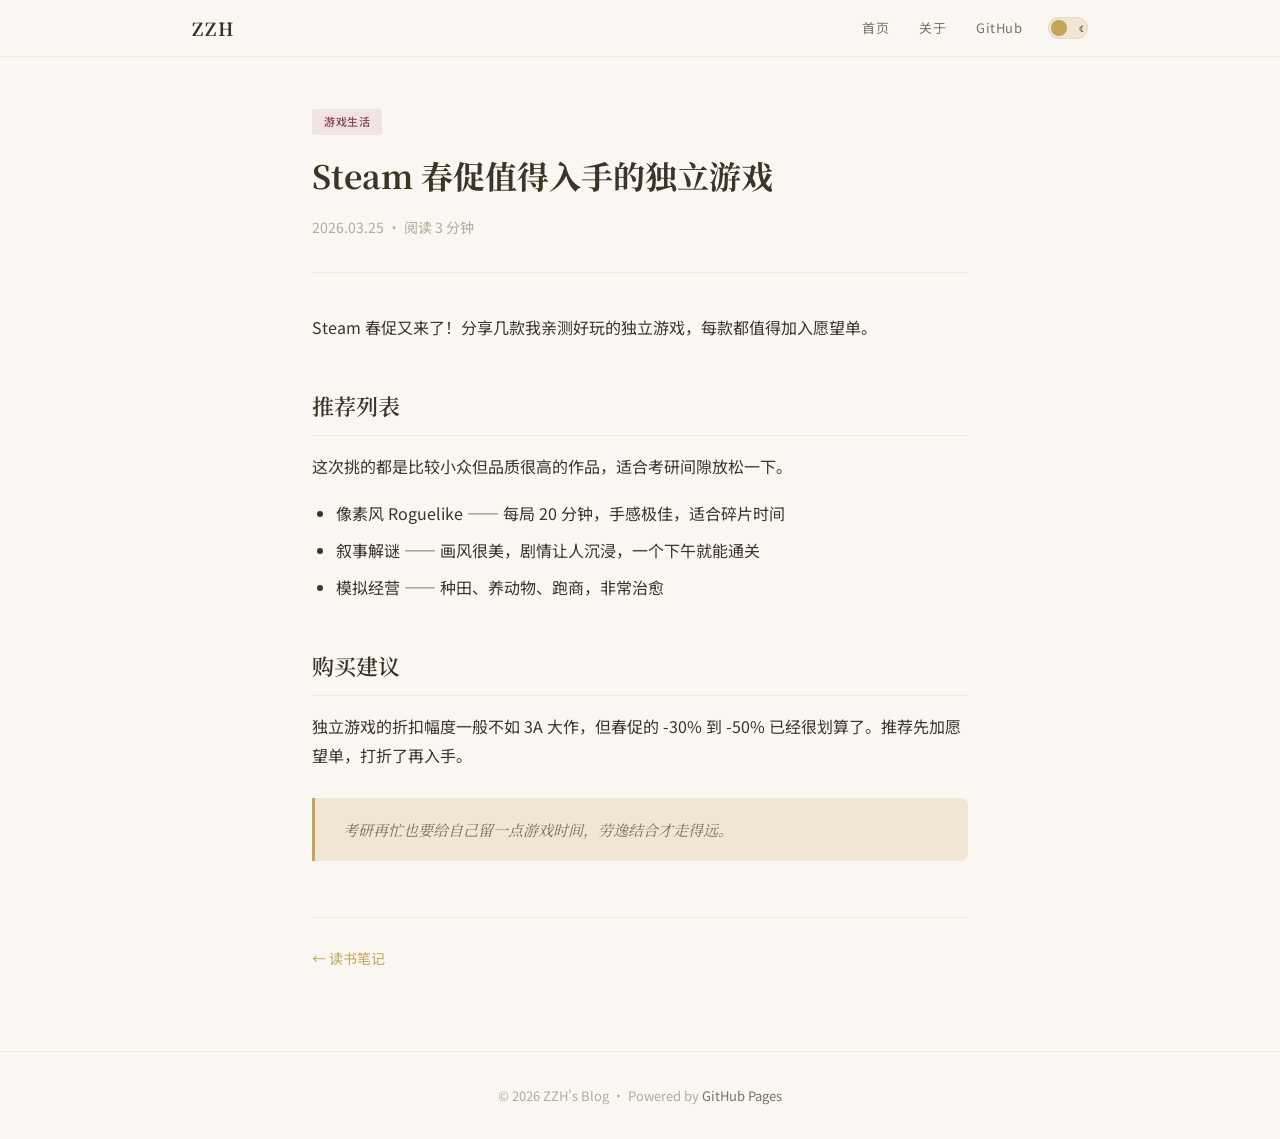
<file: files/steam-picks.html>
<!DOCTYPE html><html lang="zh-CN"><head><meta charset="UTF-8"><meta name="viewport" content="width=device-width,initial-scale=1.0">
<title>Steam 春促值得入手的独立游戏 — ZZH's Blog</title><link rel="stylesheet" href="../css/style.css">
<link rel="icon" href="data:image/svg+xml,<svg xmlns='http://www.w3.org/2000/svg' viewBox='0 0 100 100'><text y='.9em' font-size='90'>📝</text></svg>"></head><body>
<header class="site-header"><div class="header-inner"><a href="../index.html" class="site-logo">ZZH</a><button class="nav-toggle" aria-label="菜单"><span></span><span></span><span></span></button><nav class="site-nav"><a href="../index.html">首页</a><a href="../about.html">关于</a><a href="https://github.com/hzz3444501587-arch" target="_blank">GitHub</a><div class="theme-toggle" title="切换主题"><span class="theme-icon theme-icon-sun">☀</span><span class="theme-icon theme-icon-moon">☾</span></div></nav></div></header>
<main class="post-page reveal"><div class="post-header"><span class="tag tag-game">游戏生活</span><h1>Steam 春促值得入手的独立游戏</h1><div class="meta">2026.03.25 · 阅读 3 分钟</div></div>
<div class="post-content">
<p>Steam 春促又来了！分享几款我亲测好玩的独立游戏，每款都值得加入愿望单。</p>
<h2>推荐列表</h2>
<p>这次挑的都是比较小众但品质很高的作品，适合考研间隙放松一下。</p>
<ul>
<li>像素风 Roguelike —— 每局 20 分钟，手感极佳，适合碎片时间</li>
<li>叙事解谜 —— 画风很美，剧情让人沉浸，一个下午就能通关</li>
<li>模拟经营 —— 种田、养动物、跑商，非常治愈</li>
</ul>
<h2>购买建议</h2>
<p>独立游戏的折扣幅度一般不如 3A 大作，但春促的 -30% 到 -50% 已经很划算了。推荐先加愿望单，打折了再入手。</p>
<blockquote>考研再忙也要给自己留一点游戏时间，劳逸结合才走得远。</blockquote>
</div>
<div class="post-nav"><a href="reading-notes.html">← 读书笔记</a><span></span></div></main>
<footer class="site-footer"><p>&copy; 2026 ZZH's Blog · Powered by <a href="https://pages.github.com/" target="_blank">GitHub Pages</a></p></footer>
<script src="../js/main.js"></script></body></html>
</file>
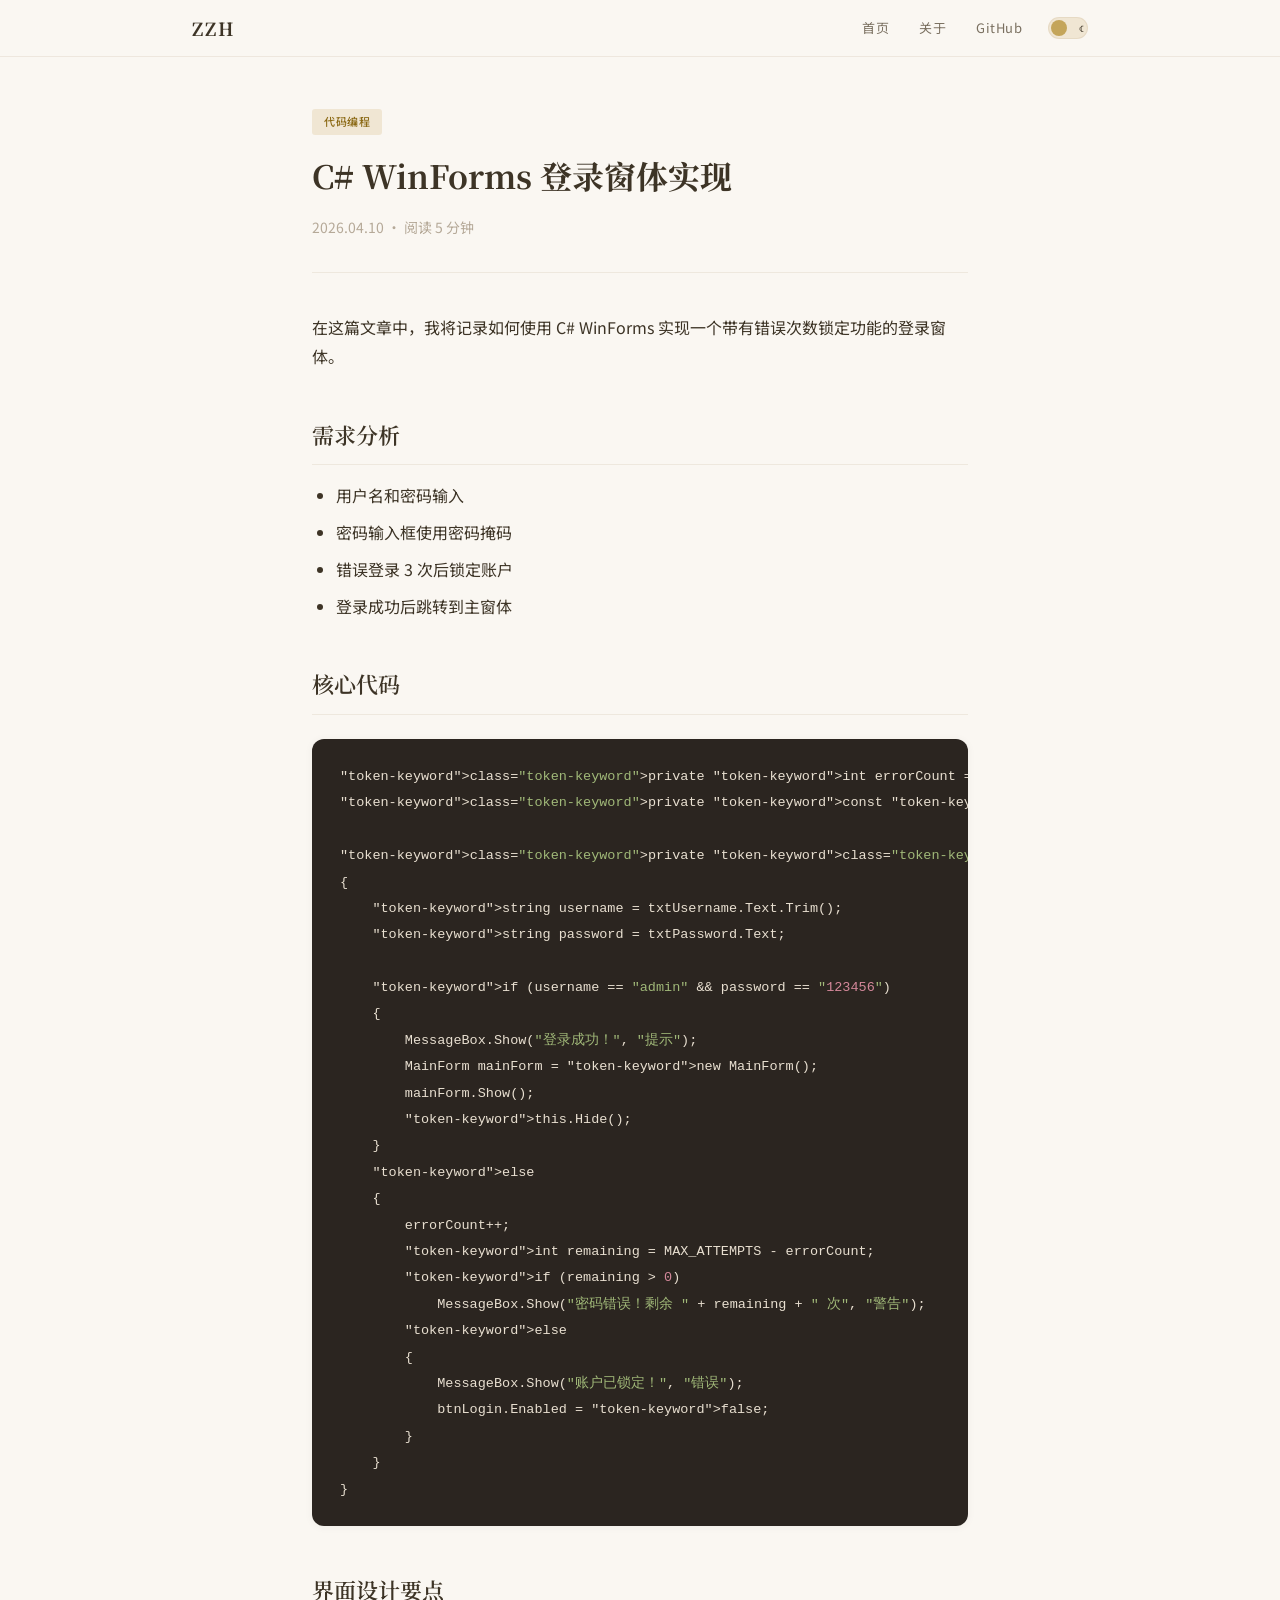
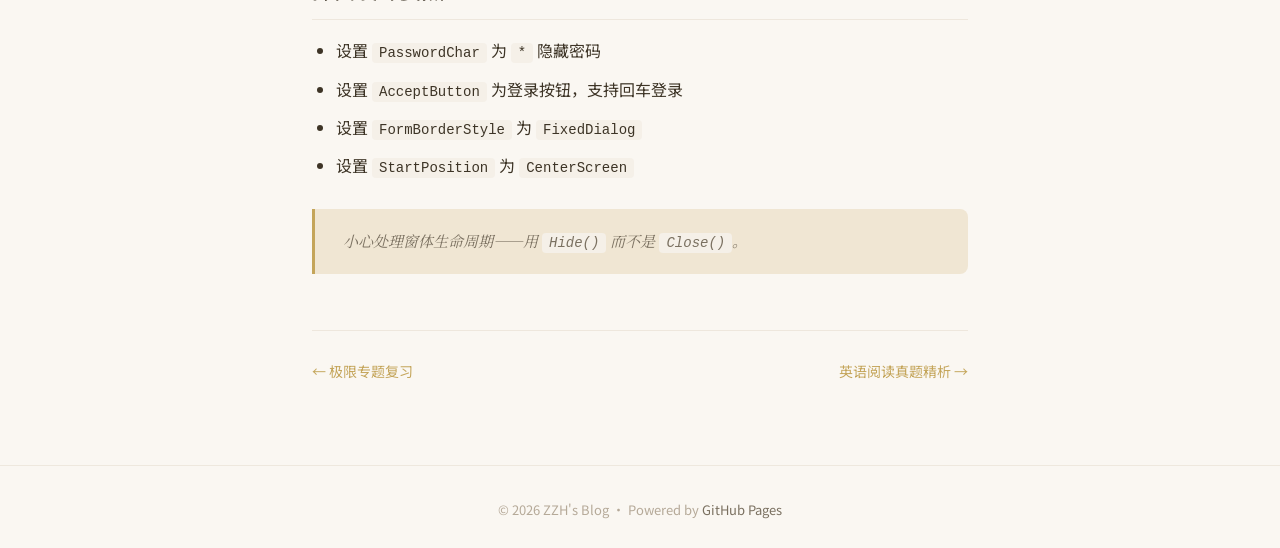
<file: files/winforms-login.html>
<!DOCTYPE html><html lang="zh-CN"><head><meta charset="UTF-8"><meta name="viewport" content="width=device-width,initial-scale=1.0">
<title>C# WinForms 登录窗体实现 — ZZH's Blog</title><link rel="stylesheet" href="../css/style.css">
<link rel="icon" href="data:image/svg+xml,<svg xmlns='http://www.w3.org/2000/svg' viewBox='0 0 100 100'><text y='.9em' font-size='90'>📝</text></svg>"></head><body>
<header class="site-header"><div class="header-inner"><a href="../index.html" class="site-logo">ZZH</a><button class="nav-toggle" aria-label="菜单"><span></span><span></span><span></span></button><nav class="site-nav"><a href="../index.html">首页</a><a href="../about.html">关于</a><a href="https://github.com/hzz3444501587-arch" target="_blank">GitHub</a><div class="theme-toggle" title="切换主题"><span class="theme-icon theme-icon-sun">☀</span><span class="theme-icon theme-icon-moon">☾</span></div></nav></div></header>
<main class="post-page reveal"><div class="post-header"><span class="tag tag-code">代码编程</span><h1>C# WinForms 登录窗体实现</h1><div class="meta">2026.04.10 · 阅读 5 分钟</div></div>
<div class="post-content"><p>在这篇文章中，我将记录如何使用 C# WinForms 实现一个带有错误次数锁定功能的登录窗体。</p>
<h2>需求分析</h2><ul><li>用户名和密码输入</li><li>密码输入框使用密码掩码</li><li>错误登录 3 次后锁定账户</li><li>登录成功后跳转到主窗体</li></ul>
<h2>核心代码</h2><pre><code>private int errorCount = 0;
private const int MAX_ATTEMPTS = 3;

private void btnLogin_Click(object sender, EventArgs e)
{
    string username = txtUsername.Text.Trim();
    string password = txtPassword.Text;

    if (username == "admin" &amp;&amp; password == "123456")
    {
        MessageBox.Show("登录成功！", "提示");
        MainForm mainForm = new MainForm();
        mainForm.Show();
        this.Hide();
    }
    else
    {
        errorCount++;
        int remaining = MAX_ATTEMPTS - errorCount;
        if (remaining > 0)
            MessageBox.Show("密码错误！剩余 " + remaining + " 次", "警告");
        else
        {
            MessageBox.Show("账户已锁定！", "错误");
            btnLogin.Enabled = false;
        }
    }
}</code></pre>
<h2>界面设计要点</h2><ul><li>设置 <code>PasswordChar</code> 为 <code>*</code> 隐藏密码</li><li>设置 <code>AcceptButton</code> 为登录按钮，支持回车登录</li><li>设置 <code>FormBorderStyle</code> 为 <code>FixedDialog</code></li><li>设置 <code>StartPosition</code> 为 <code>CenterScreen</code></li></ul>
<blockquote>小心处理窗体生命周期——用 <code>Hide()</code> 而不是 <code>Close()</code>。</blockquote></div>
<div class="post-nav"><a href="math-limits.html">← 极限专题复习</a><a href="english-reading.html">英语阅读真题精析 →</a></div></main>
<footer class="site-footer"><p>&copy; 2026 ZZH's Blog · Powered by <a href="https://pages.github.com/" target="_blank">GitHub Pages</a></p></footer>
<script src="../js/main.js"></script></body></html>
</file>
<file: css/style.css>
@import url('https://fonts.googleapis.com/css2?family=Noto+Serif+SC:wght@400;600;700&family=Noto+Sans+SC:wght@400;500;600&display=swap');

*, *::before, *::after { margin: 0; padding: 0; box-sizing: border-box; }

:root {
  --bg:           #FAF7F2;
  --bg-card:      #FFFFFF;
  --bg-code:      #F5F0E8;
  --bg-header:    rgba(250,247,242,0.92);
  --text:         #3D3426;
  --text-secondary:#7A7060;
  --text-hint:    #B5A998;
  --border:       rgba(180,160,130,0.18);
  --accent:       #C4A55A;
  --accent-light: #F0E6D3;
  --accent-hover: #A88B3E;

  --tag-exam-bg: #E8EDF5; --tag-exam: #4A5680;
  --tag-code-bg: #F0E6D3; --tag-code: #8B6914;
  --tag-life-bg: #EFF0E8; --tag-life: #5A6340;
  --tag-game-bg: #F0E3E5; --tag-game: #8B4050;

  --code-bg: #2B2520; --code-text: #E8DFD0;
  --radius: 8px; --radius-lg: 12px;
  --max-width: 960px;
  --font-title: 'Noto Serif SC','SimSun',Georgia,serif;
  --font-body:  'Noto Sans SC','PingFang SC','Microsoft YaHei',sans-serif;
  --font-mono:  'JetBrains Mono','Fira Code','Consolas',monospace;
  --shadow-sm:  0 1px 8px rgba(60,50,30,0.05);
  --shadow-md:  0 4px 20px rgba(60,50,30,0.08);
  --shadow-lg:  0 8px 32px rgba(60,50,30,0.12);
}

[data-theme="dark"] {
  --bg:           #1A1714;
  --bg-card:      #252119;
  --bg-code:      #2E2A22;
  --bg-header:    rgba(26,23,20,0.94);
  --text:         #E8DFD0;
  --text-secondary:#9C9080;
  --text-hint:    #5E564A;
  --border:       rgba(200,180,140,0.08);
  --accent:       #D4A845;
  --accent-light: #332C1F;
  --accent-hover: #E8BE5A;

  --tag-exam-bg: #2A2E3A; --tag-exam: #8DA0D4;
  --tag-code-bg: #352E1F; --tag-code: #D4A845;
  --tag-life-bg: #2E3328; --tag-life: #A0B878;
  --tag-game-bg: #352530; --tag-game: #D4889A;

  --code-bg: #12100D; --code-text: #E8DFD0;
  --shadow-sm:  0 1px 8px rgba(0,0,0,0.18);
  --shadow-md:  0 4px 20px rgba(0,0,0,0.25);
  --shadow-lg:  0 8px 32px rgba(0,0,0,0.35);
}

html { scroll-behavior: smooth; }
body {
  font-family: var(--font-body);
  background: var(--bg); color: var(--text);
  line-height: 1.8; font-size: 16px;
  min-height: 100vh; display: flex; flex-direction: column;
  transition: background 0.5s, color 0.5s;
}
a { color: var(--accent); text-decoration: none; transition: color 0.3s; }
a:hover { color: var(--accent-hover); }
img { max-width: 100%; height: auto; display: block; }

/* ========== Header ========== */
.site-header {
  background: var(--bg-header);
  backdrop-filter: blur(16px); -webkit-backdrop-filter: blur(16px);
  border-bottom: 1px solid var(--border);
  position: sticky; top: 0; z-index: 100;
  transition: background 0.5s, box-shadow 0.5s;
}
.site-header.scrolled { box-shadow: var(--shadow-sm); }
.header-inner {
  max-width: var(--max-width); margin: 0 auto;
  padding: 0 32px; height: 56px;
  display: flex; justify-content: space-between; align-items: center;
}
.site-logo {
  color: var(--text); font-family: var(--font-title);
  font-weight: 700; font-size: 18px; letter-spacing: 2px;
}
.site-nav { display: flex; gap: 2px; align-items: center; }
.site-nav a {
  color: var(--text-secondary); font-size: 13px;
  padding: 6px 14px; border-radius: 6px; transition: all 0.3s;
  letter-spacing: 0.5px;
}
.site-nav a:hover, .site-nav a.active {
  color: var(--accent); background: var(--accent-light);
}
.theme-toggle {
  width: 40px; height: 22px; border-radius: 11px;
  background: var(--accent-light); border: 1px solid var(--border);
  cursor: pointer; position: relative; transition: background 0.4s;
  margin-left: 10px; flex-shrink: 0;
}
.theme-toggle::after {
  content: ''; width: 16px; height: 16px; border-radius: 50%;
  background: var(--accent); position: absolute; top: 2px; left: 2px;
  transition: transform 0.4s cubic-bezier(0.68,-0.15,0.27,1.15);
}
[data-theme="dark"] .theme-toggle::after { transform: translateX(18px); }
.theme-icon {
  position: absolute; top: 50%; transform: translateY(-50%);
  font-size: 10px; line-height: 1; pointer-events: none;
}
.theme-icon-sun { left: 4px; }
.theme-icon-moon { right: 3px; }
.nav-toggle { display: none; background: none; border: none; cursor: pointer; padding: 6px; }
.nav-toggle span { display: block; width: 18px; height: 2px; background: var(--text); margin: 4px 0; transition: all 0.3s; }

/* ========== Reveal Animation ========== */
.reveal {
  opacity: 0; transform: translateY(32px);
  transition: opacity 0.7s cubic-bezier(0.25,0.46,0.45,0.94),
              transform 0.7s cubic-bezier(0.25,0.46,0.45,0.94);
}
.reveal.visible { opacity: 1; transform: translateY(0); }
.reveal-delay-1 { transition-delay: 0.08s; }
.reveal-delay-2 { transition-delay: 0.16s; }
.reveal-delay-3 { transition-delay: 0.24s; }
.reveal-delay-4 { transition-delay: 0.32s; }
.reveal-delay-5 { transition-delay: 0.40s; }

/* ========== Hero ========== */
.hero {
  text-align: center; padding: 72px 32px 56px;
  max-width: var(--max-width); margin: 0 auto;
}
.hero .line { width: 36px; height: 1px; background: var(--accent); margin: 0 auto 18px; }
.hero .label {
  font-size: 11px; color: var(--accent); letter-spacing: 6px;
  text-transform: uppercase; margin-bottom: 20px; font-family: var(--font-body);
}
.hero h1 {
  font-family: var(--font-title); font-size: 30px; font-weight: 700;
  line-height: 1.55; margin-bottom: 16px;
}
.hero .subtitle { color: var(--text-secondary); font-size: 14px; letter-spacing: 1px; }
.hero .line-bottom { width: 36px; height: 1px; background: var(--accent); margin: 24px auto 0; }

/* ========== Section Title ========== */
.section-title {
  display: flex; align-items: center; gap: 14px;
  margin-bottom: 24px; padding: 0 32px;
  max-width: var(--max-width); margin-left: auto; margin-right: auto;
}
.section-title .bar { width: 28px; height: 1px; background: var(--accent); }
.section-title .text {
  font-size: 12px; color: var(--accent); letter-spacing: 3px;
  font-family: var(--font-body); text-transform: uppercase; white-space: nowrap;
}
.section-title .line { flex: 1; height: 1px; background: var(--border); }

/* ========== Featured (Top Section) ========== */
.featured {
  max-width: var(--max-width); margin: 0 auto;
  padding: 0 32px 48px;
  display: grid; grid-template-columns: 1.3fr 1fr; gap: 20px;
}
.featured-main {
  background: var(--bg-card); border: 1px solid var(--border);
  border-radius: var(--radius-lg); padding: 32px;
  box-shadow: var(--shadow-sm); display: flex; flex-direction: column;
  transition: all 0.4s;
}
.featured-main:hover {
  box-shadow: var(--shadow-md); transform: translateY(-3px);
  border-color: rgba(196,165,90,0.25);
}
.featured-side { display: flex; flex-direction: column; gap: 16px; }
.featured-side-card {
  background: var(--bg-card); border: 1px solid var(--border);
  border-radius: var(--radius-lg); padding: 22px; flex: 1;
  box-shadow: var(--shadow-sm); transition: all 0.4s;
  display: flex; flex-direction: column; justify-content: center;
}
.featured-side-card:hover {
  box-shadow: var(--shadow-md); transform: translateY(-2px);
  border-color: rgba(196,165,90,0.25);
}

/* ========== Posts Grid (Latest) ========== */
.posts-section {
  max-width: var(--max-width); margin: 0 auto; padding: 0 32px 60px;
}
.posts-grid {
  display: grid; grid-template-columns: repeat(3, 1fr); gap: 20px;
}
.post-card {
  background: var(--bg-card); border: 1px solid var(--border);
  border-radius: var(--radius-lg); padding: 24px;
  box-shadow: var(--shadow-sm); display: flex; flex-direction: column;
  transition: all 0.4s;
}
.post-card:hover {
  box-shadow: var(--shadow-md); transform: translateY(-3px);
  border-color: rgba(196,165,90,0.25);
}

/* ========== Tags ========== */
.tag {
  display: inline-block; font-size: 11px; padding: 3px 12px;
  border-radius: 3px; font-weight: 500; letter-spacing: 0.5px;
}
.tag-exam { background: var(--tag-exam-bg); color: var(--tag-exam); }
.tag-code { background: var(--tag-code-bg); color: var(--tag-code); }
.tag-life { background: var(--tag-life-bg); color: var(--tag-life); }
.tag-game { background: var(--tag-game-bg); color: var(--tag-game); }

/* ========== Card Content ========== */
.card-title {
  font-family: var(--font-title); font-weight: 600;
  line-height: 1.5; margin: 14px 0 8px;
}
.card-title a { color: var(--text); transition: color 0.3s; }
.card-title a:hover { color: var(--accent); }
.card-excerpt { font-size: 14px; color: var(--text-secondary); line-height: 1.75; flex: 1; }
.card-meta {
  font-size: 12px; color: var(--text-hint); margin-top: 16px;
  padding-top: 14px; border-top: 1px solid var(--border);
  display: flex; justify-content: space-between; align-items: center;
}
.card-meta .read-more { color: var(--accent); font-size: 12px; transition: transform 0.3s; display: inline-block; }
.card-meta .read-more:hover { transform: translateX(3px); }

.featured-main .card-title { font-size: 22px; }
.featured-side-card .card-title { font-size: 16px; margin: 10px 0 0; }
.post-card .card-title { font-size: 17px; }

/* ========== Category Page ========== */
.category-header {
  text-align: center; padding: 56px 32px 40px;
  max-width: var(--max-width); margin: 0 auto;
}
.category-header .label {
  font-size: 11px; color: var(--accent); letter-spacing: 5px;
  text-transform: uppercase; margin-bottom: 14px;
}
.category-header h1 {
  font-family: var(--font-title); font-size: 28px; font-weight: 700;
  margin-bottom: 10px;
}
.category-header p { color: var(--text-secondary); font-size: 14px; }
.category-posts {
  max-width: var(--max-width); margin: 0 auto; padding: 0 32px 60px;
}

/* ========== Post Page ========== */
.post-page {
  max-width: 720px; margin: 0 auto; padding: 48px 32px 80px;
}
.post-header { margin-bottom: 40px; padding-bottom: 32px; border-bottom: 1px solid var(--border); }
.post-header .tag { margin-bottom: 16px; }
.post-header h1 {
  font-family: var(--font-title); font-size: 32px; font-weight: 700;
  line-height: 1.5; margin-bottom: 16px;
}
.post-header .meta { font-size: 14px; color: var(--text-hint); }
.post-content h2 {
  font-family: var(--font-title); font-size: 22px; font-weight: 600;
  margin: 44px 0 16px; padding-bottom: 10px; border-bottom: 1px solid var(--border);
}
.post-content h3 {
  font-family: var(--font-title); font-size: 18px; font-weight: 600; margin: 32px 0 12px;
}
.post-content p { margin-bottom: 18px; }
.post-content ul, .post-content ol { margin: 0 0 18px 24px; }
.post-content li { margin-bottom: 8px; }
.post-content blockquote {
  border-left: 3px solid var(--accent); padding: 18px 28px; margin: 28px 0;
  background: var(--accent-light); border-radius: 0 var(--radius) var(--radius) 0;
  color: var(--text-secondary); font-family: var(--font-title);
  font-size: 15px; font-style: italic; transition: background 0.4s;
}
.post-content img { border-radius: var(--radius-lg); margin: 28px 0; box-shadow: var(--shadow-sm); }
.post-content code {
  font-family: var(--font-mono); font-size: 14px;
  background: var(--bg-code); padding: 2px 7px; border-radius: 4px;
}
.post-content pre {
  background: var(--code-bg); color: var(--code-text);
  padding: 24px 28px; border-radius: var(--radius-lg);
  overflow-x: auto; margin: 24px 0; line-height: 1.65; box-shadow: var(--shadow-sm);
}
.post-content pre code { background: none; padding: 0; color: inherit; font-size: 13.5px; }
.post-content a {
  background-image: linear-gradient(var(--accent), var(--accent));
  background-size: 0% 1px; background-position: 0 100%;
  background-repeat: no-repeat; transition: background-size 0.3s; padding-bottom: 1px;
}
.post-content a:hover { background-size: 100% 1px; }

.token-keyword { color: #D4A845; }
.token-string  { color: #A0B878; }
.token-comment { color: #6E6458; font-style: italic; }
.token-number  { color: #D4889A; }

.post-nav {
  display: flex; justify-content: space-between;
  margin-top: 56px; padding-top: 28px; border-top: 1px solid var(--border);
  font-size: 14px;
}
.post-nav a { display: flex; align-items: center; gap: 6px; transition: transform 0.3s; }
.post-nav a:hover { transform: translateX(3px); }
.post-nav a:first-child:hover { transform: translateX(-3px); }

/* ========== About Page ========== */
.about-page {
  max-width: 720px; margin: 0 auto; padding: 56px 32px 80px;
}
.about-page h1 { font-family: var(--font-title); font-size: 28px; font-weight: 700; margin-bottom: 28px; }
.about-page h2 { font-family: var(--font-title); font-size: 21px; font-weight: 600; margin: 40px 0 14px; }
.about-page p { margin-bottom: 16px; color: var(--text-secondary); }
.about-page .skill-tags { display: flex; flex-wrap: wrap; gap: 8px; margin: 16px 0; }
.about-page .skill-tags span {
  font-size: 13px; padding: 5px 16px; border-radius: 20px;
  background: var(--bg-code); color: var(--text-secondary); transition: all 0.3s;
}
.about-page .skill-tags span:hover { background: var(--accent-light); color: var(--accent); transform: translateY(-2px); }

/* ========== Footer ========== */
.site-footer {
  margin-top: auto; text-align: center; padding: 32px;
  border-top: 1px solid var(--border); font-size: 13px; color: var(--text-hint);
}
.site-footer a { color: var(--text-secondary); }

/* ========== Filter (category page) ========== */
.filter-bar {
  display: flex; justify-content: center; gap: 8px;
  padding: 0 32px 36px; flex-wrap: wrap;
}
.filter-btn {
  font-family: var(--font-body); font-size: 13px; padding: 7px 22px;
  border-radius: 20px; border: 1px solid var(--border);
  background: var(--bg-card); color: var(--text-secondary);
  cursor: pointer; transition: all 0.3s;
}
.filter-btn:hover { border-color: var(--accent); color: var(--accent); transform: translateY(-1px); }
.filter-btn.active { background: var(--accent); color: #FFF; border-color: var(--accent); }

/* ========== Responsive ========== */
@media (max-width: 768px) {
  .featured { grid-template-columns: 1fr; }
  .posts-grid { grid-template-columns: 1fr; }
  .hero h1 { font-size: 24px; }
  .hero { padding: 48px 20px 40px; }
  .header-inner { padding: 0 20px; }
  .featured, .posts-section, .section-title { padding-left: 20px; padding-right: 20px; }
  .post-header h1 { font-size: 26px; }
  .nav-toggle { display: block; }
  .site-nav {
    display: none; position: absolute; top: 100%; left: 0; right: 0;
    background: var(--bg-card); border-bottom: 1px solid var(--border);
    flex-direction: column; padding: 12px 20px;
  }
  .site-nav.open { display: flex; }
  .site-nav a { padding: 10px 12px; }
  .theme-toggle { margin: 8px 12px; }
}
@media (min-width: 769px) and (max-width: 960px) {
  .posts-grid { grid-template-columns: 1fr 1fr; }
}
</file>
